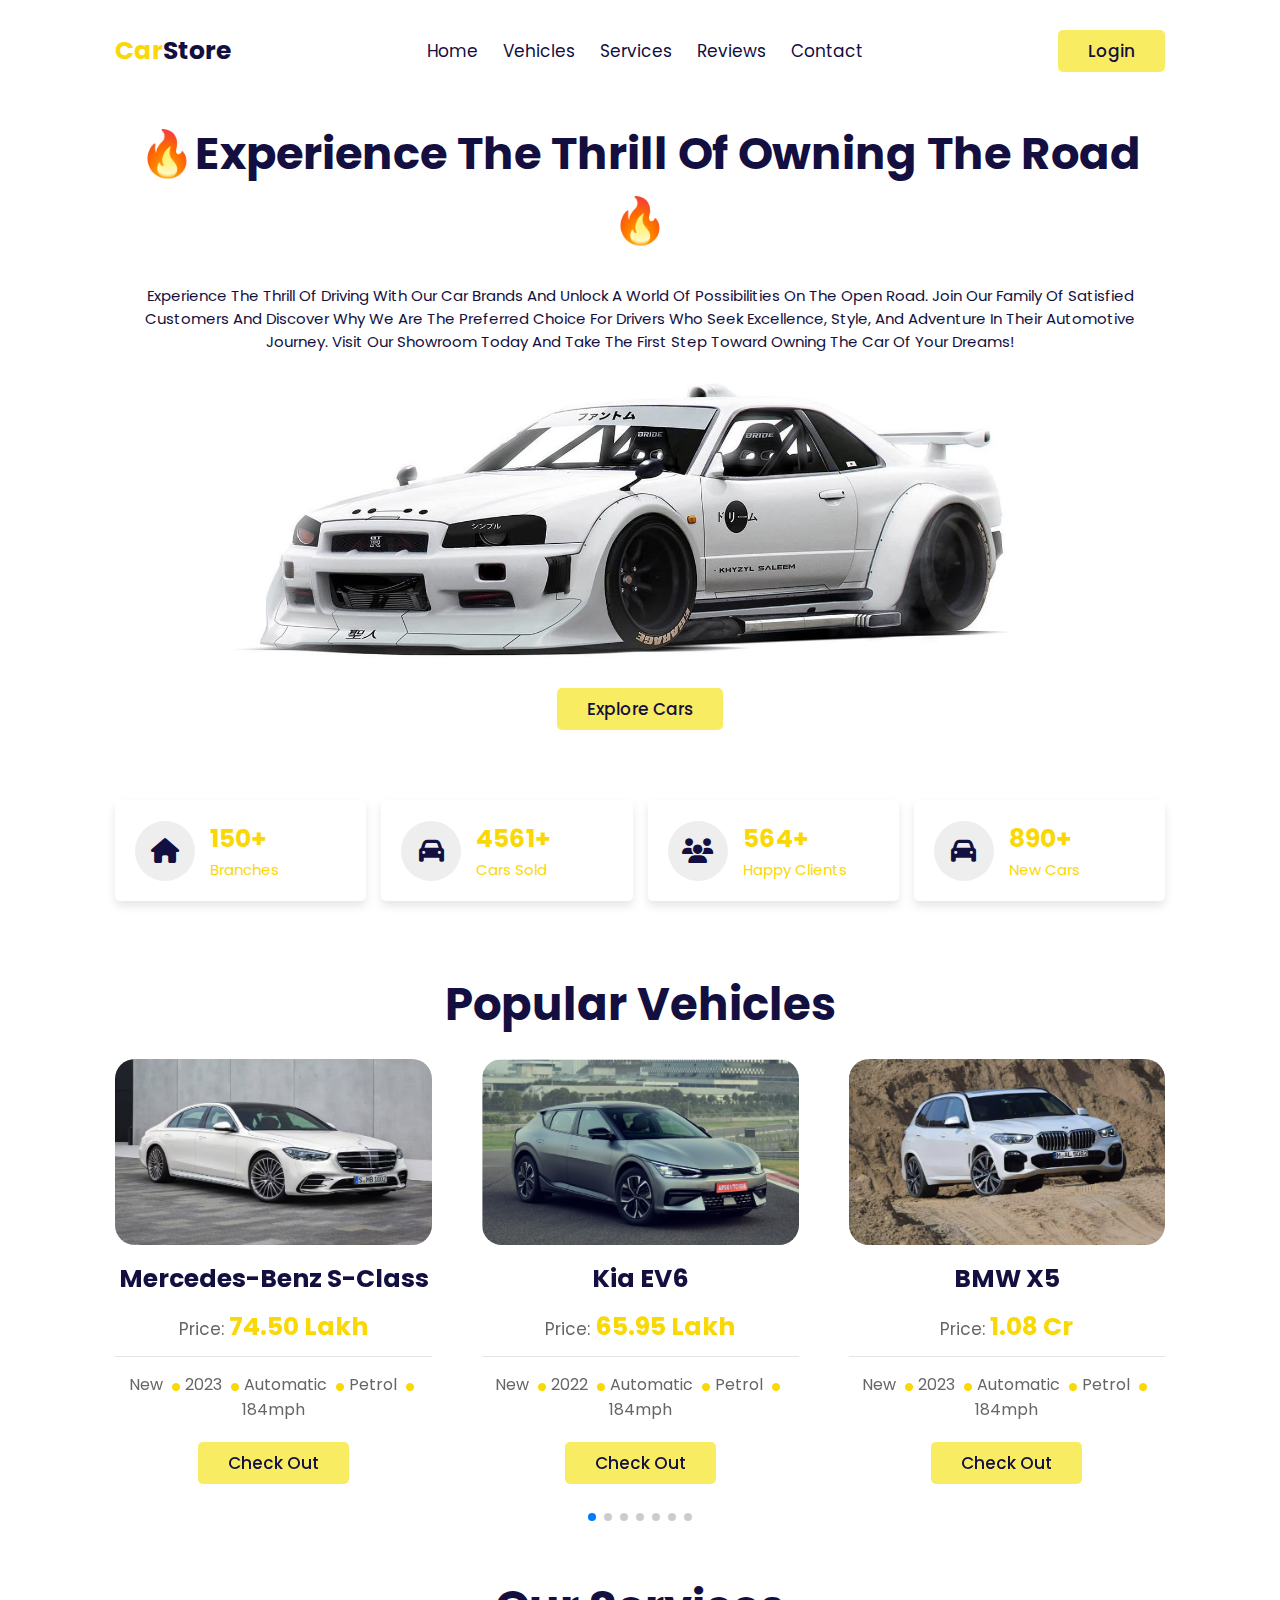
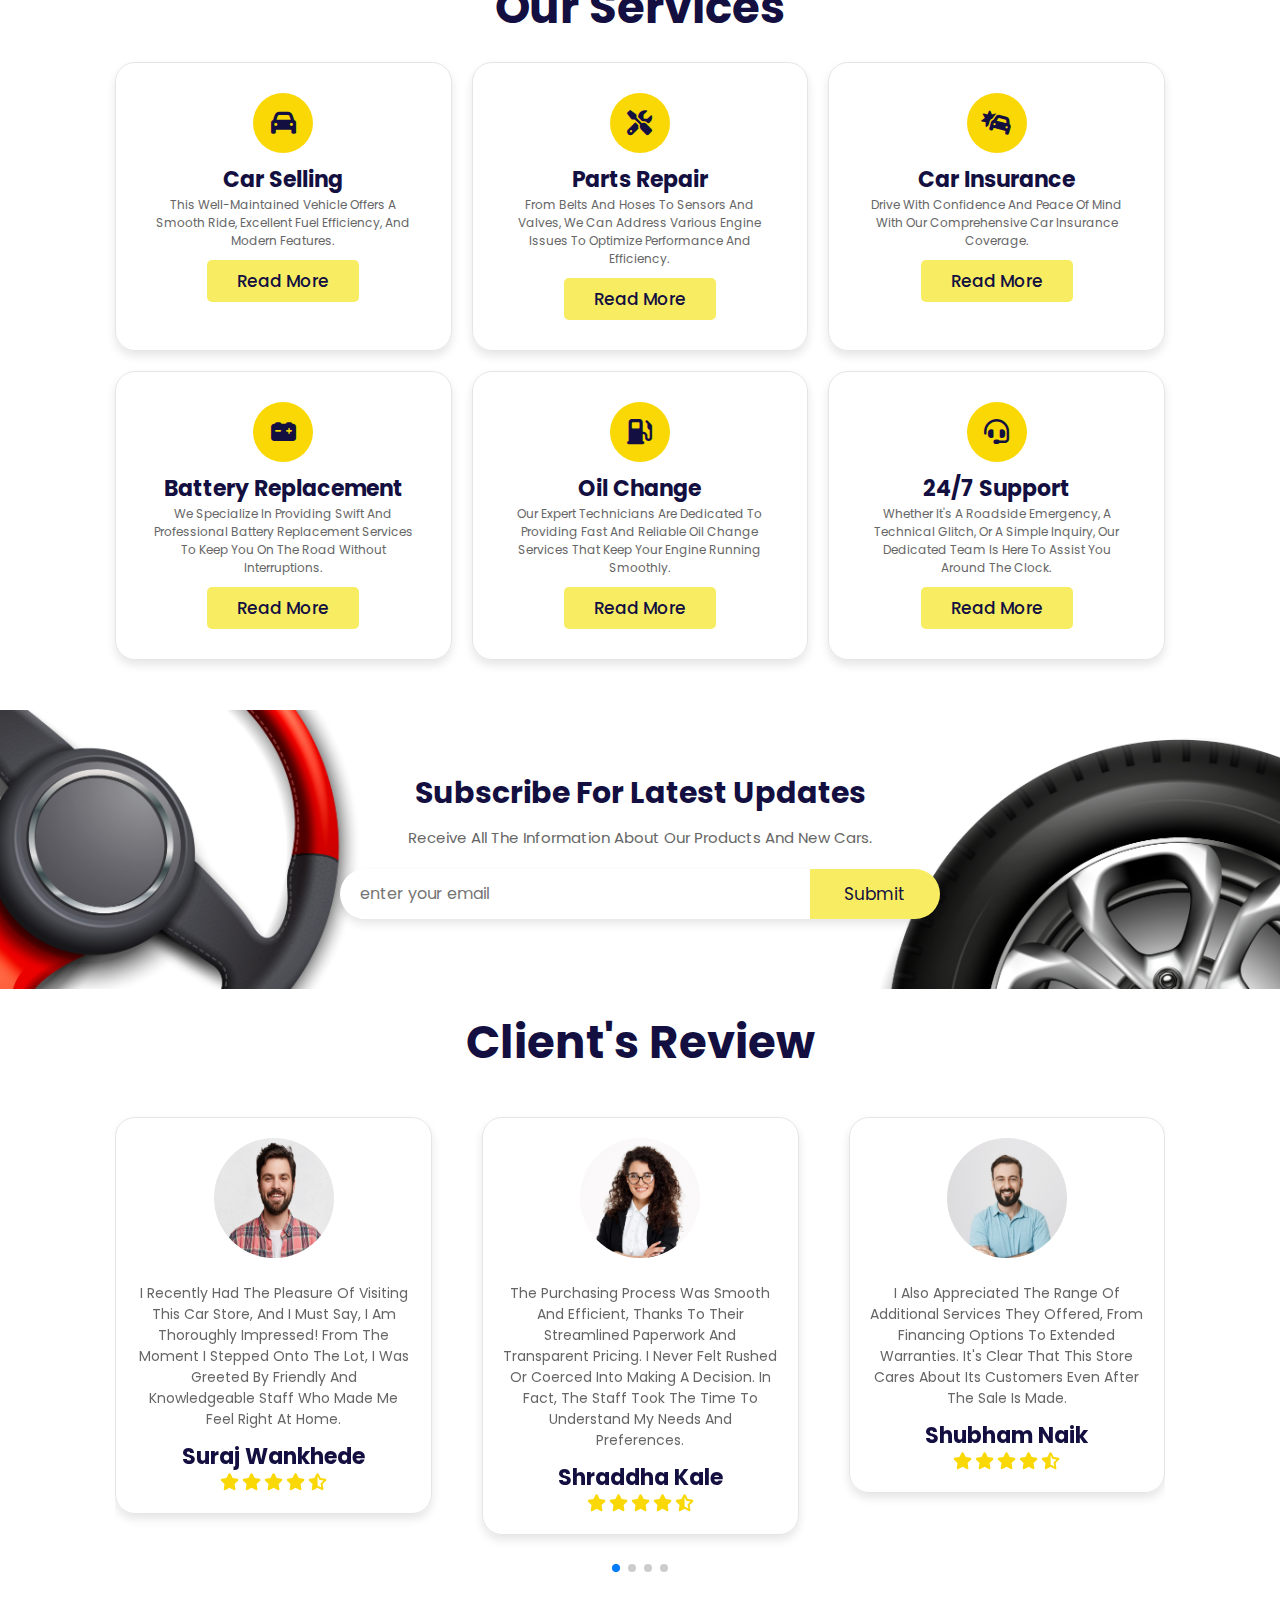
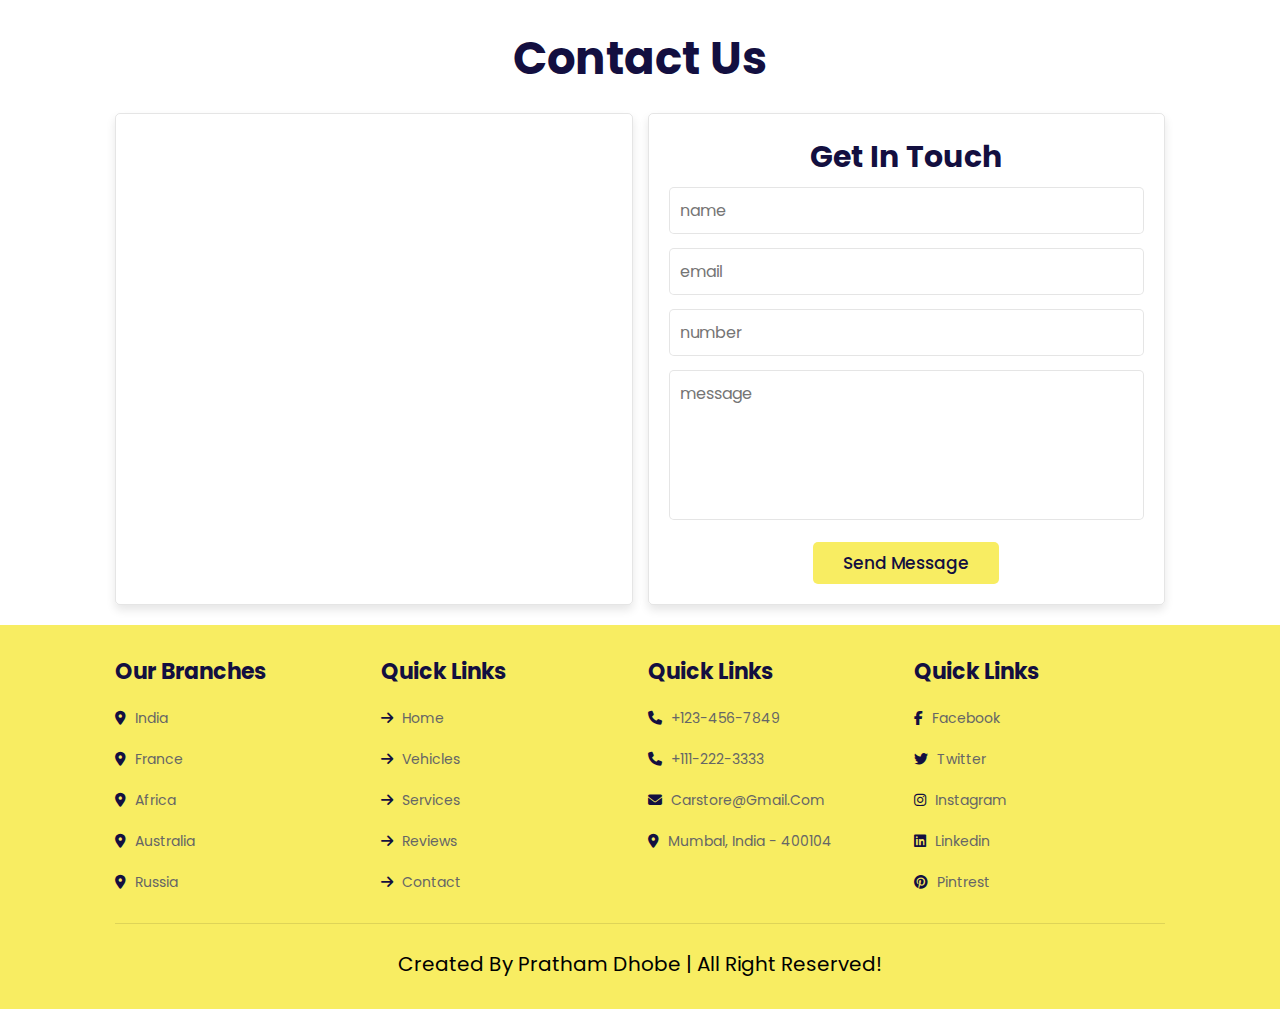
<file: index.html>
<!DOCTYPE html>
<html lang="en">
<head>
    <meta charset="UTF-8">
    <meta name="viewport" content="width=device-width, initial-scale=1.0">
    <title>Car Store</title>
    <!-- icon for website -->
    <link rel="shortcut icon" type="x-icon" href="tyre.png" />
    <!--swiper slider cdn   -->
    <link rel="stylesheet" href="https://cdn.jsdelivr.net/npm/swiper@10/swiper-bundle.min.css"/>
    <!-- font awesome cdn -->
    <link rel="stylesheet" href="https://cdnjs.cloudflare.com/ajax/libs/font-awesome/6.4.2/css/all.min.css">
    <link rel="stylesheet" href="style.css">

</head>
<body >
    <!-- navigation bar -->
    <header class="header">
        <div id="menu-btn" class="fas fa-bars"></div>
        <a href="#" class="logo"><span>Car</span>Store</a>
         <nav class="navbar">
            <a href="#home">home</a>
            <a href="#vehicles">vehicles</a>
            <a href="#services">services</a>
            <a href="#reviews">reviews</a>
            <a href="#contact">contact</a>
         </nav>
        <div id="login-btn">
             <button class="btn">login</button>
             <i class="far fa-user"></i>
        </div>
    </header>

  
    <!-- login form -->
    <div class="login-form-container">
        <span class="fas fa-times" id="close-login-form"></span>
        <form action="">
            <h3>User Login</h3>
            <input type="email" placeholder="email" class="box">
            <input type="password" placeholder="password" class="box">
            <p>forget your password <a href="#" >click here</a></p>
            <input type="submit" value="login now" class="btn">
            <p>or login with</p>
            <div class="buttons">
                <a href="#" class="btn">google</a>
                <a href="#" class="btn">facebook</a>
            </div>
            <p>don't have an account <a href="#">create one</a></p>
        </form>
    </div>

    <!-- home -->
    <section class="home" id="home">
        
        <h1 class="home-parallax" data-speed="-2">🔥Experience the thrill of owning the road🔥</h1>
        <p class="discription">Experience the thrill of driving with our car brands and unlock a world of possibilities on the open road. Join our family of satisfied customers and discover why we are the preferred choice for drivers who seek excellence, style, and adventure in their automotive journey. Visit our showroom today and take the first step toward owning the car of your dreams!</p>
        <img src="front_car.jpg" data-speed="5" class="home-parallax">
        <a href="./desc.html" class="btn home-parallax" data-speed="7">explore cars</a>
    </section>

    <!-- icons -->
    <section class="icons-container">
        <div class="icons">
            <i class="fas fa-home"></i>
            <div class="content">
                <h3>150+</h3>
                <p>Branches</p>
            </div>
        </div>

        <div class="icons">
            <i class="fas fa-car"></i>
            <div class="content">
                <h3>4561+</h3>
                <p>Cars Sold</p>
            </div>
        </div>

        <div class="icons">
            <i class="fas fa-users"></i>
            <div class="content">
                <h3>564+</h3>
                <p>Happy Clients</p>
            </div>
        </div>

        <div class="icons">
            <i class="fas fa-car"></i>
            <div class="content">
                <h3>890+</h3>
                <p>New Cars</p>
            </div>
        </div>
    </section>

    <!-- vehicle  -->
    <section class="vehicles" id="vehicles">
        <h1 class="heading">Popular <span>Vehicles</span></h1>
        <div class="swiper vehicles-slider">
            <div class="swiper-wrapper">
                <div class="swiper-slide box">
                    <img src="car1.png" alt="">
                    <div class="content">
                        <h3 class="text">Mercedes-Benz S-Class</h3>
                        <div class="price"> <span>Price: </span>74.50 Lakh</div>
                        <p>
                            New
                            <span class="fas fa-circle"></span>2023
                            <span class="fas fa-circle"></span>automatic
                            <span class="fas fa-circle"></span>petrol
                            <span class="fas fa-circle"></span>184mph
                        </p>
                        <a href="./car1.html" class="btn">Check out</a>
                    </div>
                </div>


                <div class="swiper-slide box">
                    <img src="car2.png" alt="">
                    <div class="content">
                        <h3 class="text">Kia EV6</h3>
                        <div class="price"> <span>Price: </span>65.95 Lakh</div>
                        <p>
                            New
                            <span class="fas fa-circle"></span>2022
                            <span class="fas fa-circle"></span>automatic
                            <span class="fas fa-circle"></span>petrol
                            <span class="fas fa-circle"></span>184mph
                        </p>
                        <a href="./car2.html" class="btn">Check out</a>
                    </div>
                </div>


                <div class="swiper-slide box">
                    <img src="car3.png" alt="">
                    <div class="content">
                        <h3 class="text">BMW X5</h3>
                        <div class="price"> <span>Price: </span>1.08 Cr</div>
                        <p>
                            New
                            <span class="fas fa-circle"></span>2023
                            <span class="fas fa-circle"></span>automatic
                            <span class="fas fa-circle"></span>petrol
                            <span class="fas fa-circle"></span>184mph
                        </p>
                        <a href="./car3.html" class="btn">Check out</a>
                    </div>
                </div>


                <div class="swiper-slide box">
                    <img src="car4.jpg" alt="">
                    <div class="content">
                        <h3 class="text">Model 4</h3>
                        <div class="price"> <span>Price: </span>$59000/-</div>
                        <p>
                            New
                            <span class="fas fa-circle"></span>2021
                            <span class="fas fa-circle"></span>automatic
                            <span class="fas fa-circle"></span>petrol
                            <span class="fas fa-circle"></span>184mph
                        </p>
                        <a href="./car4.html"  class="btn">Check out</a>
                    </div>
                </div>


                <div class="swiper-slide box">
                    <img src="car5.jpg" alt="">
                    <div class="content">
                        <h3 class="text">Model 5</h3>
                        <div class="price"> <span>Price: </span>$75000/-</div>
                        <p>
                            New
                            <span class="fas fa-circle"></span>2018
                            <span class="fas fa-circle"></span>automatic
                            <span class="fas fa-circle"></span>petrol
                            <span class="fas fa-circle"></span>184mph
                        </p>
                        <a href="./car5.html" class="btn">Check out</a>
                    </div>
                </div>


                <div class="swiper-slide box">
                    <img src="car6.jpg" alt="">
                    <div class="content">
                        <h3 class="text">Model 6</h3>
                        <div class="price"> <span>Price: </span>$75000/-</div>
                        <p>
                            New
                            <span class="fas fa-circle"></span>2015
                            <span class="fas fa-circle"></span>automatic
                            <span class="fas fa-circle"></span>petrol
                            <span class="fas fa-circle"></span>184mph
                        </p>
                        <a href="./car6.html" class="btn">Check out</a>
                    </div>
                </div>


                <div class="swiper-slide box">
                    <img src="car7.jpg" alt="">
                    <div class="content">
                        <h3 class="text">Model 7</h3>
                        <div class="price"> <span>Price: </span>$75000/-</div>
                        <p>
                            New
                            <span class="fas fa-circle"></span>2019
                            <span class="fas fa-circle"></span>automatic
                            <span class="fas fa-circle"></span>petrol
                            <span class="fas fa-circle"></span>184mph
                        </p>
                        <a href="./car7.html" class="btn">Check out</a>
                    </div>
                </div>


                <div class="swiper-slide box">
                    <img src="car8.jpg" alt="">
                    <div class="content">
                        <h3 class="text">Model 8</h3>
                        <div class="price"> <span>Price: </span>$75000/-</div>
                        <p>
                            New
                            <span class="fas fa-circle"></span>2021
                            <span class="fas fa-circle"></span>automatic
                            <span class="fas fa-circle"></span>petrol
                            <span class="fas fa-circle"></span>184mph
                        </p>
                        <a href="./car8.html"class="btn">Check out</a>
                    </div>
                </div>


                <div class="swiper-slide box">
                    <img src="car9.jpg" alt="">
                    <div class="content">
                        <h3 class="text">Model 9</h3>
                        <div class="price"> <span>Price: </span>$75000/-</div>
                        <p>
                            New
                            <span class="fas fa-circle"></span>2021
                            <span class="fas fa-circle"></span>automatic
                            <span class="fas fa-circle"></span>petrol
                            <span class="fas fa-circle"></span>184mph
                        </p>
                        <a href="./car9.html" class="btn">Check out</a>
                    </div>
                </div>


                
            </div>
            <div class="swiper-pagination"></div>
        </div>

    </section>
    <!-- services  -->
    <section class="services" id="services">
        <h1 class="heading">Our <span>Services</span></h1>
        <div class="box-container">
            <div class="box">
                <i class="fas fa-car"></i>
                <h3>Car Selling</h3>
                <p>This well-maintained vehicle offers a smooth ride, excellent fuel efficiency, and modern features.</p>
                <a href="#" class="btn">Read more</a>
            </div>

            <div class="box">
                <i class="fas fa-tools"></i>
                <h3>parts repair</h3>
                <p>From belts and hoses to sensors and valves, we can address various engine issues to optimize performance and efficiency.</p>
                <a href="#" class="btn">Read more</a>
            </div>

            <div class="box">
                <i class="fas fa-car-crash"></i>
                <h3>Car insurance</h3>
                <p>Drive with confidence and peace of mind with our comprehensive car insurance coverage. </p>
                <a href="#" class="btn">Read more</a>
            </div>


            <div class="box">
                <i class="fas fa-car-battery"></i>
                <h3>battery replacement</h3>
                <p>we specialize in providing swift and professional battery replacement services to keep you on the road without interruptions.</p>
                <a href="#" class="btn">Read more</a>
            </div>

            <div class="box">
                <i class="fas fa-gas-pump"></i>
                <h3>oil change</h3>
                <p>Our expert technicians are dedicated to providing fast and reliable oil change services that keep your engine running smoothly.</p>
                <a href="#" class="btn">Read more</a>
            </div>


            <div class="box">
                <i class="fas fa-headset"></i>
                <h3>24/7 support</h3>
                <p>Whether it's a roadside emergency, a technical glitch, or a simple inquiry, our dedicated team is here to assist you around the clock.</p>
                <a href="#" class="btn">Read more</a>
            </div>
        </div>
    </section>

    <!-- subscribe-->
    <div class="newsletter">
        <h3>Subscribe for latest updates</h3>
        <p>Receive all the information about our products and new cars.</p>
        <form action="">
            <input type="email" placeholder="enter your email" name="" id="">
            <input type="submit" class="subscribe"name="" id="">

        </form>
    </div>

    <!-- testimonials-->
    <section class="reviews" id="reviews">
        <h1 class="heading">client's <span>review</span></h1>
        <div class="swiper reviews-slider">
            <div class="swiper-wrapper">
                <div class="swiper-slide box">
                    <img src="review1.jpg" alt="">
                    <div class="content">
                        <p>I recently had the pleasure of visiting this car store, and I must say, I am thoroughly impressed! From the moment I stepped onto the lot, I was greeted by friendly and knowledgeable staff who made me feel right at home. </p>
                        <h3>Suraj Wankhede</h3>
                        <div class="stars">
                            <i class="fas fa-star"></i>
                            <i class="fas fa-star"></i>
                            <i class="fas fa-star"></i>
                            <i class="fas fa-star"></i>
                            <i class="fas fa-star-half-alt"></i>
                        </div>
                    </div>
                </div>


                <div class="swiper-slide box">
                    <img src="review2.jpg" alt="">
                    <div class="content">
                        <p>The purchasing process was smooth and efficient, thanks to their streamlined paperwork and transparent pricing. I never felt rushed or coerced into making a decision. In fact, the staff took the time to understand my needs and preferences.</p>
                        <h3>Shraddha Kale</h3>
                        <div class="stars">
                            <i class="fas fa-star"></i>
                            <i class="fas fa-star"></i>
                            <i class="fas fa-star"></i>
                            <i class="fas fa-star"></i>
                            <i class="fas fa-star-half-alt"></i>
                        </div>
                    </div>
                </div>


                <div class="swiper-slide box">
                    <img src="review3.jpg" alt="">
                    <div class="content">
                        <p>I also appreciated the range of additional services they offered, from financing options to extended warranties. It's clear that this store cares about its customers even after the sale is made.</p>
                        <h3>Shubham Naik</h3>
                        <div class="stars">
                            <i class="fas fa-star"></i>
                            <i class="fas fa-star"></i>
                            <i class="fas fa-star"></i>
                            <i class="fas fa-star"></i>
                            <i class="fas fa-star-half-alt"></i>
                        </div>
                    </div>
                </div>


                <div class="swiper-slide box">
                    <img src="review4.jpg" alt="">
                    <div class="content">
                        <p>Lorem ipsum dolor sit amet, consectetur adipisicing elit. Assumenda quae ipsum similique suscipit, accusamus odit dolorum sapiente, obcaecati est corporis nobis iusto ipsa possimus cumque sit ducimus adipisci minima? Beatae.</p>
                        <h3>john deo</h3>
                        <div class="stars">
                            <i class="fas fa-star"></i>
                            <i class="fas fa-star"></i>
                            <i class="fas fa-star"></i>
                            <i class="fas fa-star"></i>
                            <i class="fas fa-star-half-alt"></i>
                        </div>
                    </div>
                </div>
                

                <div class="swiper-slide box">
                    <img src="review5.jpg" alt="">
                    <div class="content">
                        <p>Lorem ipsum dolor sit amet, consectetur adipisicing elit. Assumenda quae ipsum similique suscipit, accusamus odit dolorum sapiente, obcaecati est corporis nobis iusto ipsa possimus cumque sit ducimus adipisci minima? Beatae.</p>
                        <h3>john deo</h3>
                        <div class="stars">
                            <i class="fas fa-star"></i>
                            <i class="fas fa-star"></i>
                            <i class="fas fa-star"></i>
                            <i class="fas fa-star"></i>
                            <i class="fas fa-star-half-alt"></i>
                        </div>
                    </div>
                </div>


                <div class="swiper-slide box">
                    <img src="review6.jpg" alt="">
                    <div class="content">
                        <p>Lorem ipsum dolor sit amet, consectetur adipisicing elit. Assumenda quae ipsum similique suscipit, accusamus odit dolorum sapiente, obcaecati est corporis nobis iusto ipsa possimus cumque sit ducimus adipisci minima? Beatae.</p>
                        <h3>john deo</h3>
                        <div class="stars">
                            <i class="fas fa-star"></i>
                            <i class="fas fa-star"></i>
                            <i class="fas fa-star"></i>
                            <i class="fas fa-star"></i>
                            <i class="fas fa-star-half-alt"></i>
                        </div>
                    </div>
                </div>
            </div>
            <div class="swiper-pagination"></div>
        </div>
    </section>

    <!-- contact -->
    <section class="contact" id="contact">
        <h1 class="heading"><span>Contact </span>Us</h1>
        <div class="row">
            <iframe class="map" src="https://www.google.com/maps/embed?pb=!1m18!1m12!1m3!1d59837.85049426235!2d78.07768706338801!3d20.388428318527097!2m3!1f0!2f0!3f0!3m2!1i1024!2i768!4f13.1!3m3!1m2!1s0x3bd3e8cc8bb44edd%3A0x4877adea41ecbee0!2sYavatmal%2C%20Maharashtra!5e0!3m2!1sen!2sin!4v1691400868636!5m2!1sen!2sin"  allowfullscreen="" loading="lazy"></iframe>
            <form action="">
                <h3>Get in touch</h3>
                <input type="text" placeholder="name" class="box">
                <input type="email" placeholder="email" class="box">
                <input type="number" placeholder="number" class="box">
                <textarea placeholder="message" class="box" cols="30" rows="10" ></textarea>
                <input type="submit" value="send message" class="btn">
            </form>
        </div>
    </section>

    <!-- footer  -->
    <section class="footer">
        <div class="box-container">
            <div class="box">
                <h3>Our branches</h3>
                <a href="#"><i class="fas fa-map-marker-alt"></i> india</a>
                <a href="#"><i class="fas fa-map-marker-alt"></i> france</a>
                <a href="#"><i class="fas fa-map-marker-alt"></i> africa</a>
                <a href="#"><i class="fas fa-map-marker-alt"></i> australia</a>
                <a href="#"><i class="fas fa-map-marker-alt"></i> russia</a>
            </div>

            <div class="box">
                <h3>quick links</h3>
                <a href="#"><i class="fas fa-arrow-right"></i> home</a>
                <a href="#"><i class="fas fa-arrow-right"></i> vehicles</a>
                <a href="#"><i class="fas fa-arrow-right"></i> services</a>
                <a href="#"><i class="fas fa-arrow-right"></i> reviews</a>
                <a href="#"><i class="fas fa-arrow-right"></i> contact</a>
            </div>

            <div class="box">
                <h3>quick links</h3>
                <a href="#"><i class="fas fa-phone"></i> +123-456-7849</a>
                <a href="#"><i class="fas fa-phone"></i> +111-222-3333</a>
                <a href="#"><i class="fas fa-envelope"></i> carstore@gmail.com</a>
                <a href="#"><i class="fas fa-map-marker-alt"></i> mumbal, india - 400104</a>
            </div>

            <div class="box">
                <h3>quick links</h3>
                <a href="#"><i class="fab fa-facebook-f"></i> facebook </a>
                <a href="#"><i class="fab fa-twitter"></i> twitter </a>
                <a href="#"><i class="fab fa-instagram"></i> instagram </a>
                <a href="#"><i class="fab fa-linkedin"></i> linkedin </a>
                <a href="#"><i class="fab fa-pinterest"></i> pintrest </a>
            </div>
        </div>

        <div class="credit">created by pratham dhobe | all right reserved!</div>
    </section>


<!-- swiper slider -->
<script src="https://cdn.jsdelivr.net/npm/swiper@10/swiper-bundle.min.js"></script>
 <script src="script.js"></script>   
    
</body>
</html>
</file>
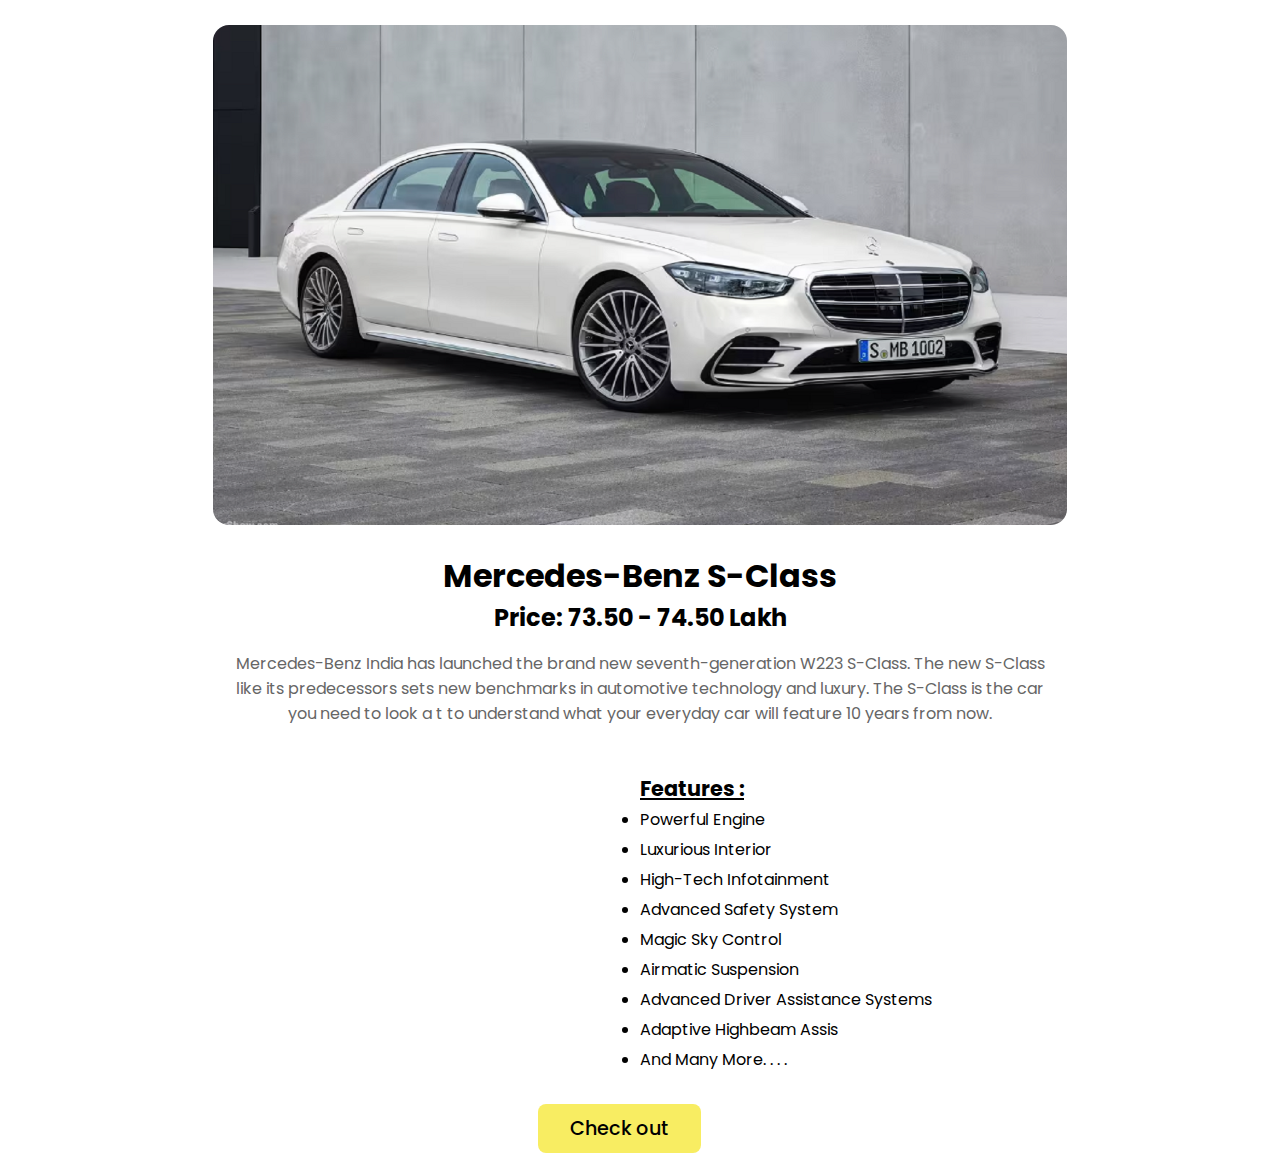
<file: car1.html>
<!DOCTYPE html>
<html lang="en">
<head>
    <meta charset="UTF-8">
    <meta name="viewport" content="width=device-width, initial-scale=1.0">
    <title>Details Page</title>
    <link rel="shortcut icon" type="x-icon" href="tyre.png" />
    <link href='https://unpkg.com/boxicons@2.1.4/css/boxicons.min.css' rel='stylesheet'>
</head>
<style>
@import url("https://fonts.googleapis.com/css2?family=Poppins:wght@200&display=swap");
* {
  font-family: "Poppins", sans-serif;
  margin: 0;
  padding: 0;
  scroll-behavior: smooth;
  box-sizing: border-box;
  /* scroll-padding-top: 2rem; */
}

.page {
  margin: 0;
  padding: 30px;
  width: auto;
  text-align: center;
  padding-top: 25px;
}
.back-btn {
  background: #f8ed62;
  color: black;
  font-weight: 500;
  border-radius: 0.5rem;
  font-size: 1.2rem;
  cursor: pointer;
  padding: 0.6rem 2rem;
  text-decoration: none;
  text-align: center;
  position: absolute;
  top: 22px;
  left: 22px;
}
.back-btn:hover {
  background: #f9d806;
}

img {
  max-width: 70%;
  height: auto;
  border-radius: 1rem;
}
.page-title {
  padding-top: 20px;
  align-items: center;
  font-size: 2rem;
}
.des {
  align-items: center;
  color: #666;
  margin: 1rem 12rem;
}
.btn {
  display: inline-block;
  margin-top: 1rem;
  border-radius: 0.5rem;
  background: #f8ed62;
  color: black;
  font-weight: 500;
  font-size: 1.2rem;
  cursor: pointer;
  padding: 0.6rem 2rem;
  text-decoration: none;
  margin-left: 42%;
  margin-bottom: 15px;
}
.btn:hover {
  background: #f9d806;
}

.fea {
  align-items: center;
  margin-left: 40rem;
  margin-bottom: 1rem;
  margin-top: 0.1rem;
}
.fea ul li {
  margin-bottom: 5px;
}
.fea h3{
    font-weight: 400px;
    margin-bottom: 3px;
    text-decoration: underline;
   font-size: 1.3rem;
}

/* media queries */
@media (max-width: 1112px) {
  .back-btn {
    display: none;
  }
}

@media (max-width: 450px) {
  img {
    max-width: 90%;
    height: auto;
  }
}
@media (max-width: 991px) {
  img {
    max-width: 100%;
    height: auto;
  }
}
@media (max-width: 1111px) {
  img {
    max-width: 90%;
    height: auto;
  }
}
@media (max-width: 768px) {
  .fea {
    align-items: center;
    margin-left: 5rem;
  }
  .btn {
    margin-left: 30%;
  }
  .des {
    align-items: center;
    color: #666;
    margin: 0;
    margin-top: 1rem;
  }
}

</style>
<body>
    <section class="page" id="page">
        <img id="carImage" src="car1.png"  alt="" class="img">
        <h1 class="page-title">Mercedes-Benz S-Class</h1>
        <h2>Price: 73.50 - 74.50 Lakh</h2>
        <p class="des">
          Mercedes-Benz India has launched the brand new seventh-generation W223 S-Class. 
          The new S-Class like its predecessors sets new benchmarks
           in automotive technology and luxury. The S-Class is the car you need to look a
          t to understand what your everyday car will feature 10 years from now.</p>
    </section>

    <div class="fea">
        <h3>Features :</h3>
        <ul class="list">
            <li>Powerful Engine</li>
            <li> Luxurious Interior</li>
            <li>High-Tech Infotainment</li>
            <li>Advanced Safety System</li>
            <li>Magic Sky Control</li>
            <li>Airmatic Suspension</li>
            <li>Advanced Driver Assistance Systems</li>
            <li>Adaptive Highbeam Assis</li>
            <li>And Many More. . . .</li>
        </ul>
    </div>

    <a href="#" class="btn">Check out</a>

</body>
</html>
</file>
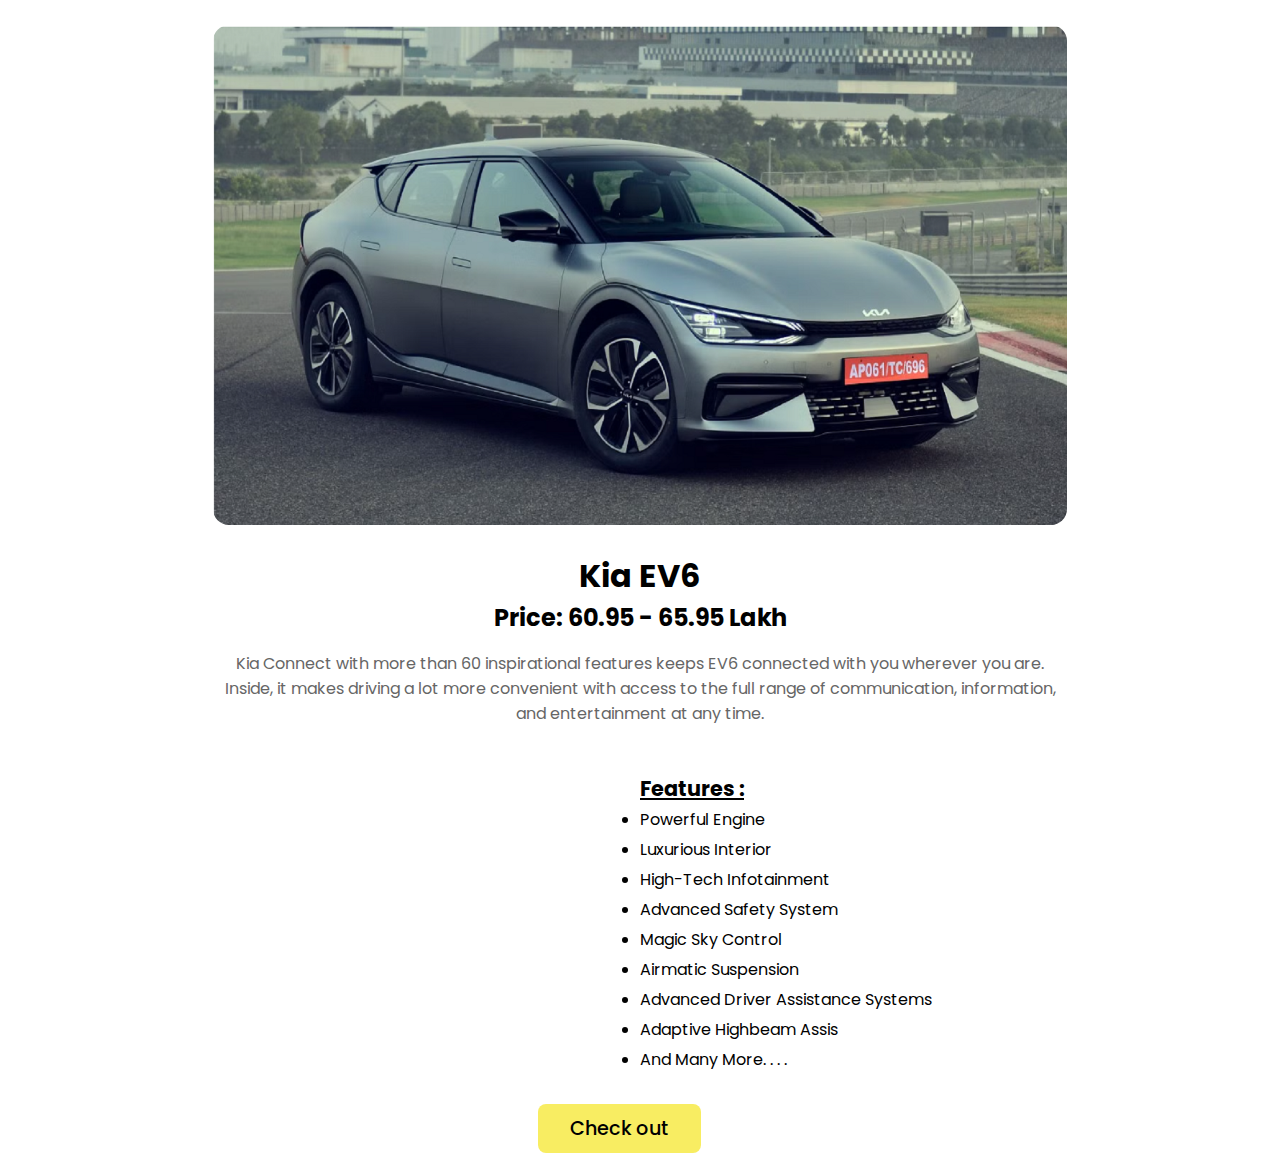
<file: car2.html>
<!DOCTYPE html>
<html lang="en">
<head>
    <meta charset="UTF-8">
    <meta name="viewport" content="width=device-width, initial-scale=1.0">
    <title>Details Page</title>
    <link rel="shortcut icon" type="x-icon" href="tyre.png" />
    <link href='https://unpkg.com/boxicons@2.1.4/css/boxicons.min.css' rel='stylesheet'>
</head>
<style>
@import url("https://fonts.googleapis.com/css2?family=Poppins:wght@200&display=swap");
* {
  font-family: "Poppins", sans-serif;
  margin: 0;
  padding: 0;
  scroll-behavior: smooth;
  box-sizing: border-box;
  /* scroll-padding-top: 2rem; */
}

.page {
  margin: 0;
  padding: 30px;
  width: auto;
  text-align: center;
  padding-top: 25px;
}
.back-btn {
  background: #f8ed62;
  color: black;
  font-weight: 500;
  border-radius: 0.5rem;
  font-size: 1.2rem;
  cursor: pointer;
  padding: 0.6rem 2rem;
  text-decoration: none;
  text-align: center;
  position: absolute;
  top: 22px;
  left: 22px;
}
.back-btn:hover {
  background: #f9d806;
}

img {
  max-width: 70%;
  height: auto;
  border-radius: 1rem;
}
.page-title {
  padding-top: 20px;
  align-items: center;
  font-size: 2rem;
}
.des {
  align-items: center;
  color: #666;
  margin: 1rem 12rem;
}
.btn {
  display: inline-block;
  margin-top: 1rem;
  border-radius: 0.5rem;
  background: #f8ed62;
  color: black;
  font-weight: 500;
  font-size: 1.2rem;
  cursor: pointer;
  padding: 0.6rem 2rem;
  text-decoration: none;
  margin-left: 42%;
  margin-bottom: 15px;
}
.btn:hover {
  background: #f9d806;
}

.fea {
  align-items: center;
  margin-left: 40rem;
  margin-bottom: 1rem;
  margin-top: 0.1rem;
}
.fea ul li {
  margin-bottom: 5px;
}
.fea h3{
    font-weight: 400px;
    margin-bottom: 3px;
    text-decoration: underline;
   font-size: 1.3rem;
}

/* media queries */
@media (max-width: 1112px) {
  .back-btn {
    display: none;
  }
}

@media (max-width: 450px) {
  img {
    max-width: 90%;
    height: auto;
  }
}
@media (max-width: 991px) {
  img {
    max-width: 100%;
    height: auto;
  }
}
@media (max-width: 1111px) {
  img {
    max-width: 90%;
    height: auto;
  }
}
@media (max-width: 768px) {
  .fea {
    align-items: center;
    margin-left: 5rem;
  }
  .btn {
    margin-left: 30%;
  }
  .des {
    align-items: center;
    color: #666;
    margin: 0;
    margin-top: 1rem;
  }
}

</style>
<body>
    <section class="page" id="page">
        <img id="carImage" src="car2.png"  alt="" class="img">
        <h1 class="page-title">Kia EV6</h1>
        <h2>Price: 60.95 - 65.95 Lakh</h2>
        <p class="des">
            Kia Connect with more than 60 inspirational features keeps EV6 connected with you wherever you are.
Inside, it makes driving a lot more convenient with access
to the full range of communication, information, and entertainment at any time.</p>
    </section>

    <div class="fea">
        <h3>Features :</h3>
        <ul class="list">
            <li>Powerful Engine</li>
            <li> Luxurious Interior</li>
            <li>High-Tech Infotainment</li>
            <li>Advanced Safety System</li>
            <li>Magic Sky Control</li>
            <li>Airmatic Suspension</li>
            <li>Advanced Driver Assistance Systems</li>
            <li>Adaptive Highbeam Assis</li>
            <li>And Many More. . . .</li>
        </ul>
    </div>

    <a href="#" class="btn">Check out</a>

</body>
</html>
</file>
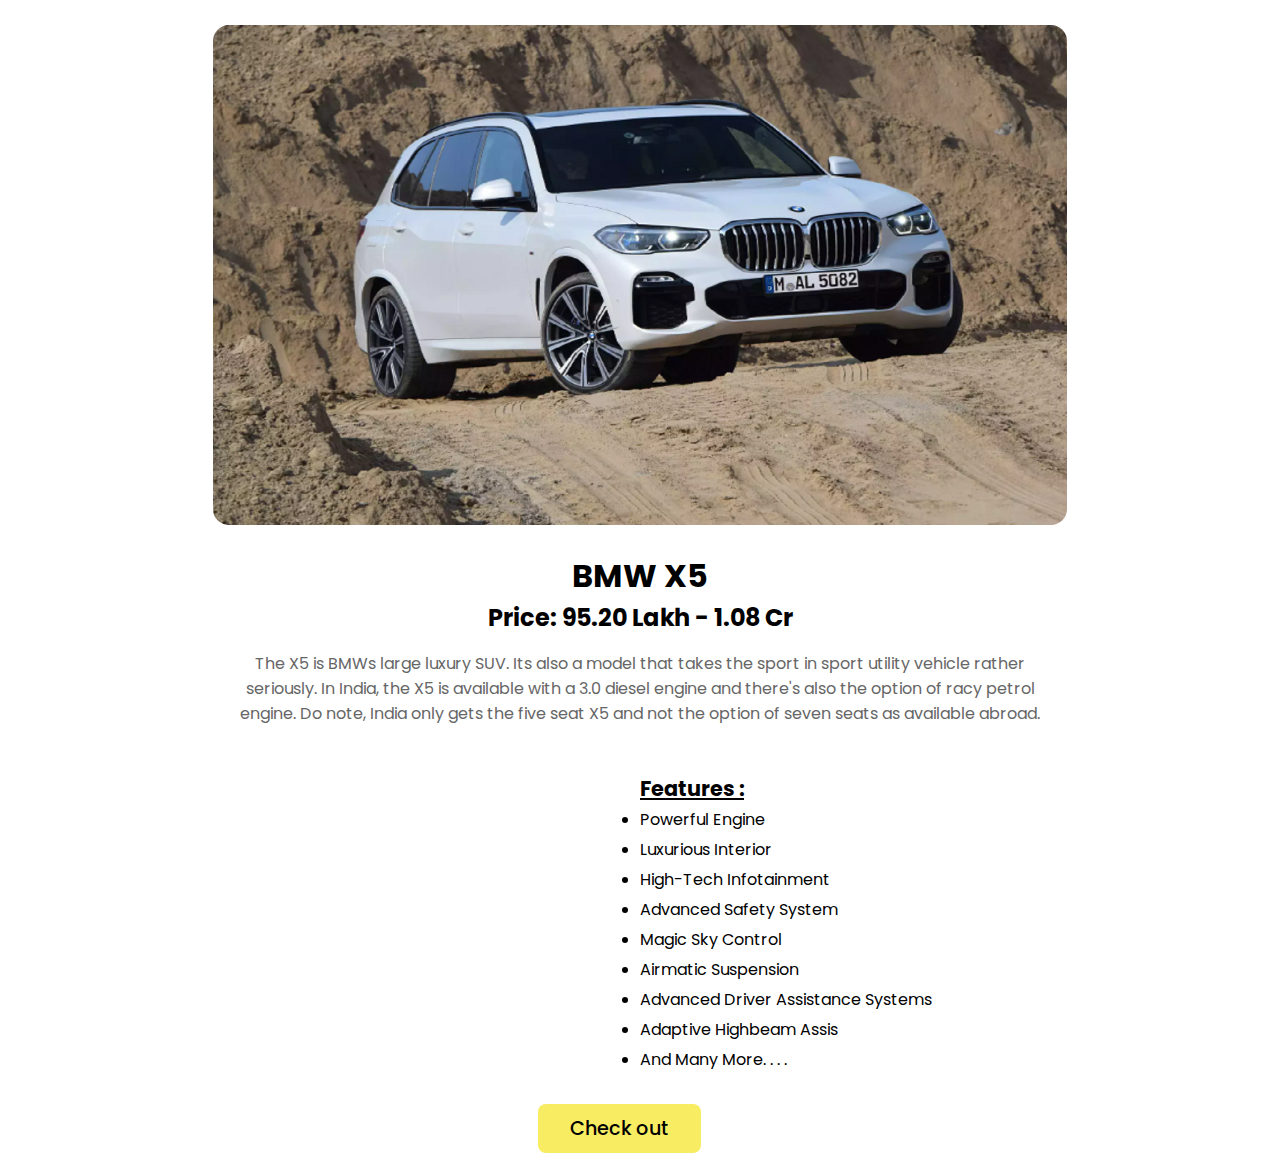
<file: car3.html>
<!DOCTYPE html>
<html lang="en">
<head>
    <meta charset="UTF-8">
    <meta name="viewport" content="width=device-width, initial-scale=1.0">
    <title>Details Page</title>
    <link rel="shortcut icon" type="x-icon" href="tyre.png" />
    <link href='https://unpkg.com/boxicons@2.1.4/css/boxicons.min.css' rel='stylesheet'>
</head>
<style>
@import url("https://fonts.googleapis.com/css2?family=Poppins:wght@200&display=swap");
* {
  font-family: "Poppins", sans-serif;
  margin: 0;
  padding: 0;
  scroll-behavior: smooth;
  box-sizing: border-box;
  /* scroll-padding-top: 2rem; */
}

.page {
  margin: 0;
  padding: 30px;
  width: auto;
  text-align: center;
  padding-top: 25px;
}
.back-btn {
  background: #f8ed62;
  color: black;
  font-weight: 500;
  border-radius: 0.5rem;
  font-size: 1.2rem;
  cursor: pointer;
  padding: 0.6rem 2rem;
  text-decoration: none;
  text-align: center;
  position: absolute;
  top: 22px;
  left: 22px;
}
.back-btn:hover {
  background: #f9d806;
}

img {
  max-width: 70%;
  height: auto;
  border-radius: 1rem;
}
.page-title {
  padding-top: 20px;
  align-items: center;
  font-size: 2rem;
}
.des {
  align-items: center;
  color: #666;
  margin: 1rem 12rem;
}
.btn {
  display: inline-block;
  margin-top: 1rem;
  border-radius: 0.5rem;
  background: #f8ed62;
  color: black;
  font-weight: 500;
  font-size: 1.2rem;
  cursor: pointer;
  padding: 0.6rem 2rem;
  text-decoration: none;
  margin-left: 42%;
  margin-bottom: 15px;
}
.btn:hover {
  background: #f9d806;
}

.fea {
  align-items: center;
  margin-left: 40rem;
  margin-bottom: 1rem;
  margin-top: 0.1rem;
}
.fea ul li {
  margin-bottom: 5px;
}
.fea h3{
    font-weight: 400px;
    margin-bottom: 3px;
    text-decoration: underline;
   font-size: 1.3rem;
}

/* media queries */
@media (max-width: 1112px) {
  .back-btn {
    display: none;
  }
}

@media (max-width: 450px) {
  img {
    max-width: 90%;
    height: auto;
  }
}
@media (max-width: 991px) {
  img {
    max-width: 100%;
    height: auto;
  }
}
@media (max-width: 1111px) {
  img {
    max-width: 90%;
    height: auto;
  }
}
@media (max-width: 768px) {
  .fea {
    align-items: center;
    margin-left: 5rem;
  }
  .btn {
    margin-left: 30%;
  }
  .des {
    align-items: center;
    color: #666;
    margin: 0;
    margin-top: 1rem;
  }
}

</style>
<body>
    <section class="page" id="page">
        <img id="carImage" src="car3.png"  alt="" class="img">
        <h1 class="page-title">BMW X5</h1>
        <h2>Price: 95.20 Lakh - 1.08 Cr</h2>
        <p class="des">
            The X5 is BMWs large luxury SUV. Its also a model that takes the sport in sport utility vehicle rather seriously.
             In India, the X5 is available with a 3.0 diesel engine and there's also the option of racy petrol engine. Do note, India only gets 
            the five seat X5 and not the option of seven seats as available abroad.</p>
    </section>

    <div class="fea">
        <h3>Features :</h3>
        <ul class="list">
            <li>Powerful Engine</li>
            <li> Luxurious Interior</li>
            <li>High-Tech Infotainment</li>
            <li>Advanced Safety System</li>
            <li>Magic Sky Control</li>
            <li>Airmatic Suspension</li>
            <li>Advanced Driver Assistance Systems</li>
            <li>Adaptive Highbeam Assis</li>
            <li>And Many More. . . .</li>
        </ul>
    </div>

    <a href="#" class="btn">Check out</a>

</body>
</html>
</file>
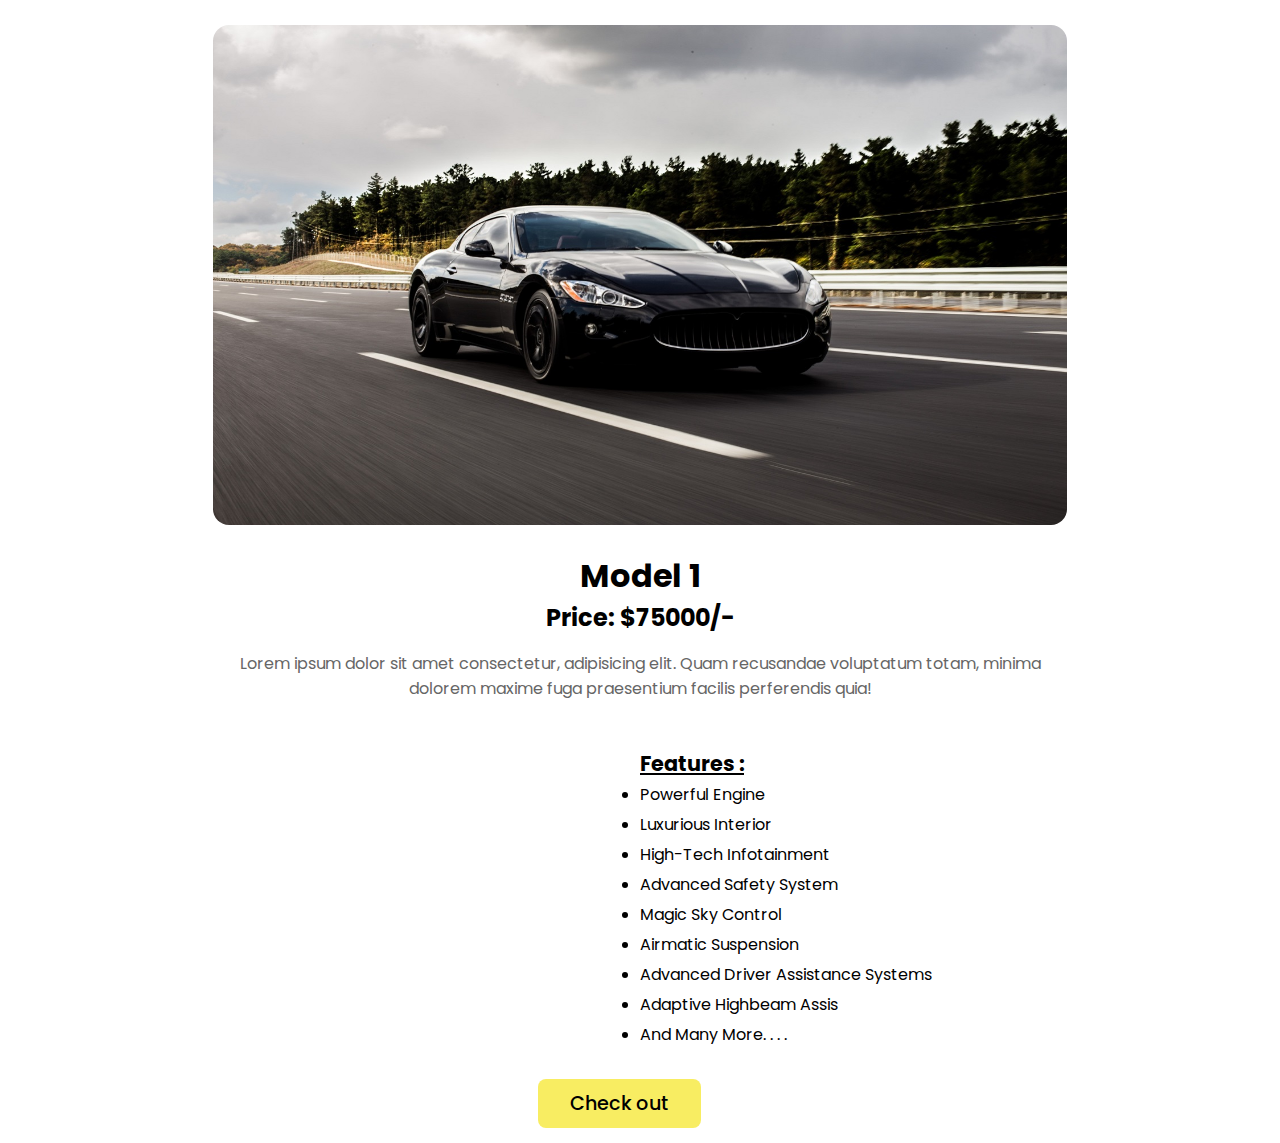
<file: car4.html>
<!DOCTYPE html>
<html lang="en">
<head>
    <meta charset="UTF-8">
    <meta name="viewport" content="width=device-width, initial-scale=1.0">
    <title>Details Page</title>
    <link rel="shortcut icon" type="x-icon" href="tyre.png" />
    <link href='https://unpkg.com/boxicons@2.1.4/css/boxicons.min.css' rel='stylesheet'>
</head>
<style>
@import url("https://fonts.googleapis.com/css2?family=Poppins:wght@200&display=swap");
* {
  font-family: "Poppins", sans-serif;
  margin: 0;
  padding: 0;
  scroll-behavior: smooth;
  box-sizing: border-box;
  /* scroll-padding-top: 2rem; */
}

.page {
  margin: 0;
  padding: 30px;
  width: auto;
  text-align: center;
  padding-top: 25px;
}
.back-btn {
  background: #f8ed62;
  color: black;
  font-weight: 500;
  border-radius: 0.5rem;
  font-size: 1.2rem;
  cursor: pointer;
  padding: 0.6rem 2rem;
  text-decoration: none;
  text-align: center;
  position: absolute;
  top: 22px;
  left: 22px;
}
.back-btn:hover {
  background: #f9d806;
}

img {
  max-width: 70%;
  height: auto;
  border-radius: 1rem;
}
.page-title {
  padding-top: 20px;
  align-items: center;
  font-size: 2rem;
}
.des {
  align-items: center;
  color: #666;
  margin: 1rem 12rem;
}
.btn {
  display: inline-block;
  margin-top: 1rem;
  border-radius: 0.5rem;
  background: #f8ed62;
  color: black;
  font-weight: 500;
  font-size: 1.2rem;
  cursor: pointer;
  padding: 0.6rem 2rem;
  text-decoration: none;
  margin-left: 42%;
  margin-bottom: 15px;
}
.btn:hover {
  background: #f9d806;
}

.fea {
  align-items: center;
  margin-left: 40rem;
  margin-bottom: 1rem;
  margin-top: 0.1rem;
}
.fea ul li {
  margin-bottom: 5px;
}
.fea h3{
    font-weight: 400px;
    margin-bottom: 3px;
    text-decoration: underline;
   font-size: 1.3rem;
}

/* media queries */
@media (max-width: 1112px) {
  .back-btn {
    display: none;
  }
}

@media (max-width: 450px) {
  img {
    max-width: 90%;
    height: auto;
  }
}
@media (max-width: 991px) {
  img {
    max-width: 100%;
    height: auto;
  }
}
@media (max-width: 1111px) {
  img {
    max-width: 90%;
    height: auto;
  }
}
@media (max-width: 768px) {
  .fea {
    align-items: center;
    margin-left: 5rem;
  }
  .btn {
    margin-left: 30%;
  }
  .des {
    align-items: center;
    color: #666;
    margin: 0;
    margin-top: 1rem;
  }
}

</style>
<body>
    <section class="page" id="page">
        <img id="carImage" src="car4.jpg"  alt="" class="img">
        <h1 class="page-title">Model 1</h1>
        <h2>Price: $75000/-</h2>
        <p class="des">
            Lorem ipsum dolor sit amet consectetur, adipisicing elit. Quam recusandae voluptatum totam, minima dolorem maxime fuga praesentium facilis perferendis quia!</p>
    </section>

    <div class="fea">
        <h3>Features :</h3>
        <ul class="list">
            <li>Powerful Engine</li>
            <li> Luxurious Interior</li>
            <li>High-Tech Infotainment</li>
            <li>Advanced Safety System</li>
            <li>Magic Sky Control</li>
            <li>Airmatic Suspension</li>
            <li>Advanced Driver Assistance Systems</li>
            <li>Adaptive Highbeam Assis</li>
            <li>And Many More. . . .</li>
        </ul>
    </div>

    <a href="#" class="btn">Check out</a>

</body>
</html>
</file>
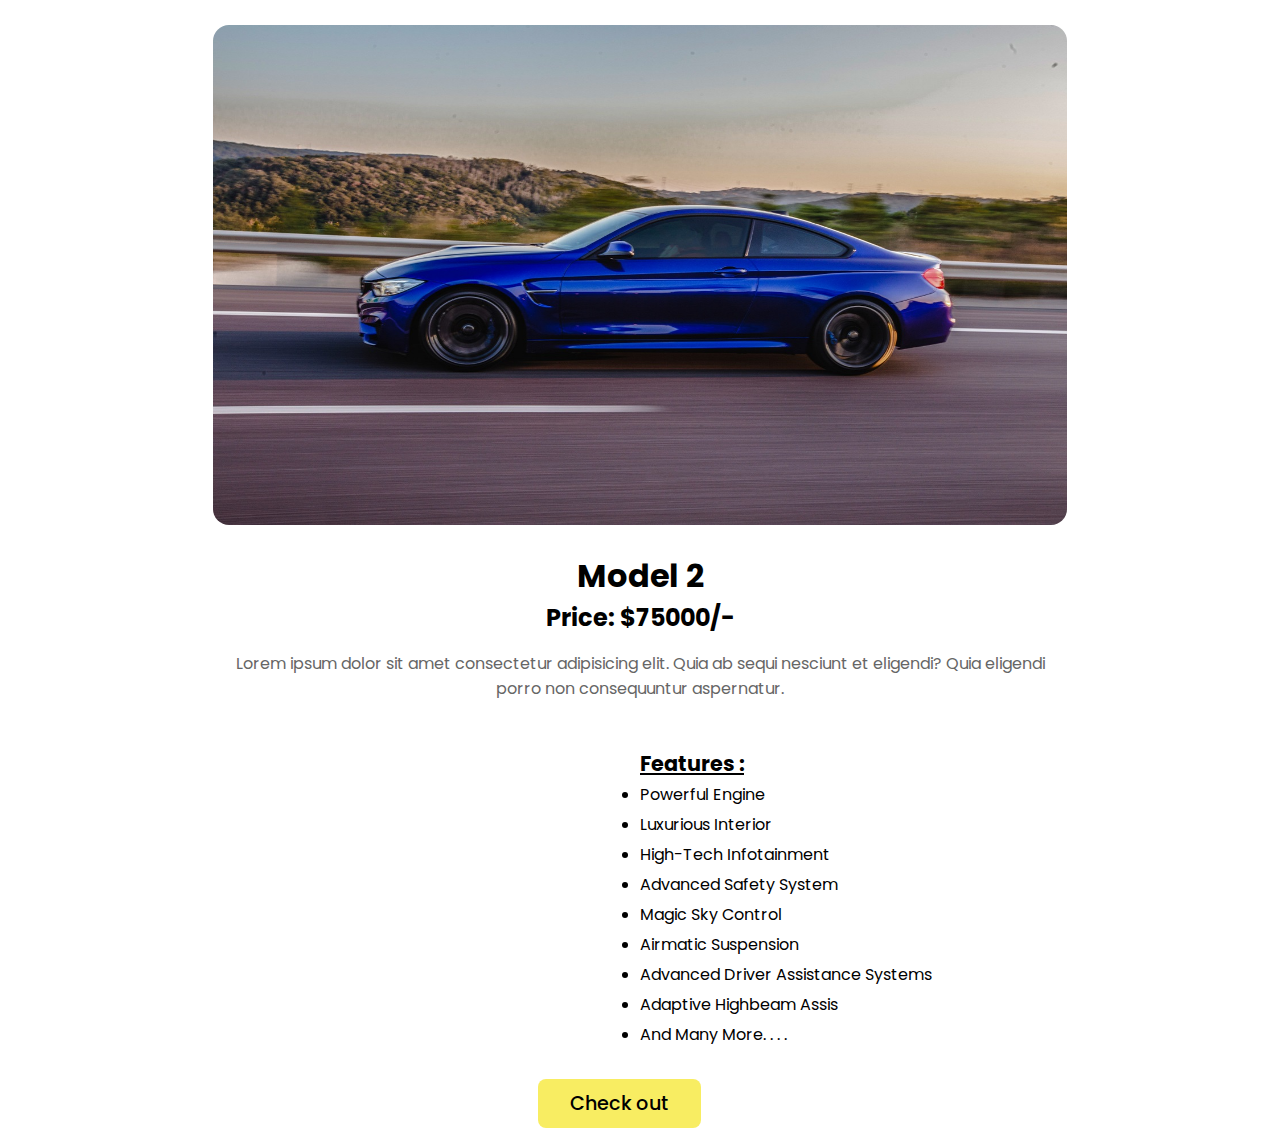
<file: car5.html>
<!DOCTYPE html>
<html lang="en">
<head>
    <meta charset="UTF-8">
    <meta name="viewport" content="width=device-width, initial-scale=1.0">
    <title>Details Page</title>
    <link rel="shortcut icon" type="x-icon" href="tyre.png" />
    <link href='https://unpkg.com/boxicons@2.1.4/css/boxicons.min.css' rel='stylesheet'>
</head>
<style>
@import url("https://fonts.googleapis.com/css2?family=Poppins:wght@200&display=swap");
* {
  font-family: "Poppins", sans-serif;
  margin: 0;
  padding: 0;
  scroll-behavior: smooth;
  box-sizing: border-box;
  /* scroll-padding-top: 2rem; */
}

.page {
  margin: 0;
  padding: 30px;
  width: auto;
  text-align: center;
  padding-top: 25px;
}
.back-btn {
  background: #f8ed62;
  color: black;
  font-weight: 500;
  border-radius: 0.5rem;
  font-size: 1.2rem;
  cursor: pointer;
  padding: 0.6rem 2rem;
  text-decoration: none;
  text-align: center;
  position: absolute;
  top: 22px;
  left: 22px;
}
.back-btn:hover {
  background: #f9d806;
}

img {
  max-width: 70%;
  height: auto;
  border-radius: 1rem;
}
.page-title {
  padding-top: 20px;
  align-items: center;
  font-size: 2rem;
}
.des {
  align-items: center;
  color: #666;
  margin: 1rem 12rem;
}
.btn {
  display: inline-block;
  margin-top: 1rem;
  border-radius: 0.5rem;
  background: #f8ed62;
  color: black;
  font-weight: 500;
  font-size: 1.2rem;
  cursor: pointer;
  padding: 0.6rem 2rem;
  text-decoration: none;
  margin-left: 42%;
  margin-bottom: 15px;
}
.btn:hover {
  background: #f9d806;
}

.fea {
  align-items: center;
  margin-left: 40rem;
  margin-bottom: 1rem;
  margin-top: 0.1rem;
}
.fea ul li {
  margin-bottom: 5px;
}
.fea h3{
    font-weight: 400px;
    margin-bottom: 3px;
    text-decoration: underline;
   font-size: 1.3rem;
}

/* media queries */
@media (max-width: 1112px) {
  .back-btn {
    display: none;
  }
}

@media (max-width: 450px) {
  img {
    max-width: 90%;
    height: auto;
  }
}
@media (max-width: 991px) {
  img {
    max-width: 100%;
    height: auto;
  }
}
@media (max-width: 1111px) {
  img {
    max-width: 90%;
    height: auto;
  }
}
@media (max-width: 768px) {
  .fea {
    align-items: center;
    margin-left: 5rem;
  }
  .btn {
    margin-left: 30%;
  }
  .des {
    align-items: center;
    color: #666;
    margin: 0;
    margin-top: 1rem;
  }
}

</style>
<body>
    <section class="page" id="page">
        <img id="carImage" src="car5.jpg"  alt="" class="img">
        <h1 class="page-title">Model 2</h1>
        <h2>Price: $75000/-</h2>
        <p class="des">
            Lorem ipsum dolor sit amet consectetur adipisicing elit. Quia ab sequi nesciunt et eligendi? Quia eligendi porro non consequuntur aspernatur.</p>
    </section>

    <div class="fea">
        <h3>Features :</h3>
        <ul class="list">
            <li>Powerful Engine</li>
            <li> Luxurious Interior</li>
            <li>High-Tech Infotainment</li>
            <li>Advanced Safety System</li>
            <li>Magic Sky Control</li>
            <li>Airmatic Suspension</li>
            <li>Advanced Driver Assistance Systems</li>
            <li>Adaptive Highbeam Assis</li>
            <li>And Many More. . . .</li>
        </ul>
    </div>

    <a href="#" class="btn">Check out</a>

</body>
</html>
</file>
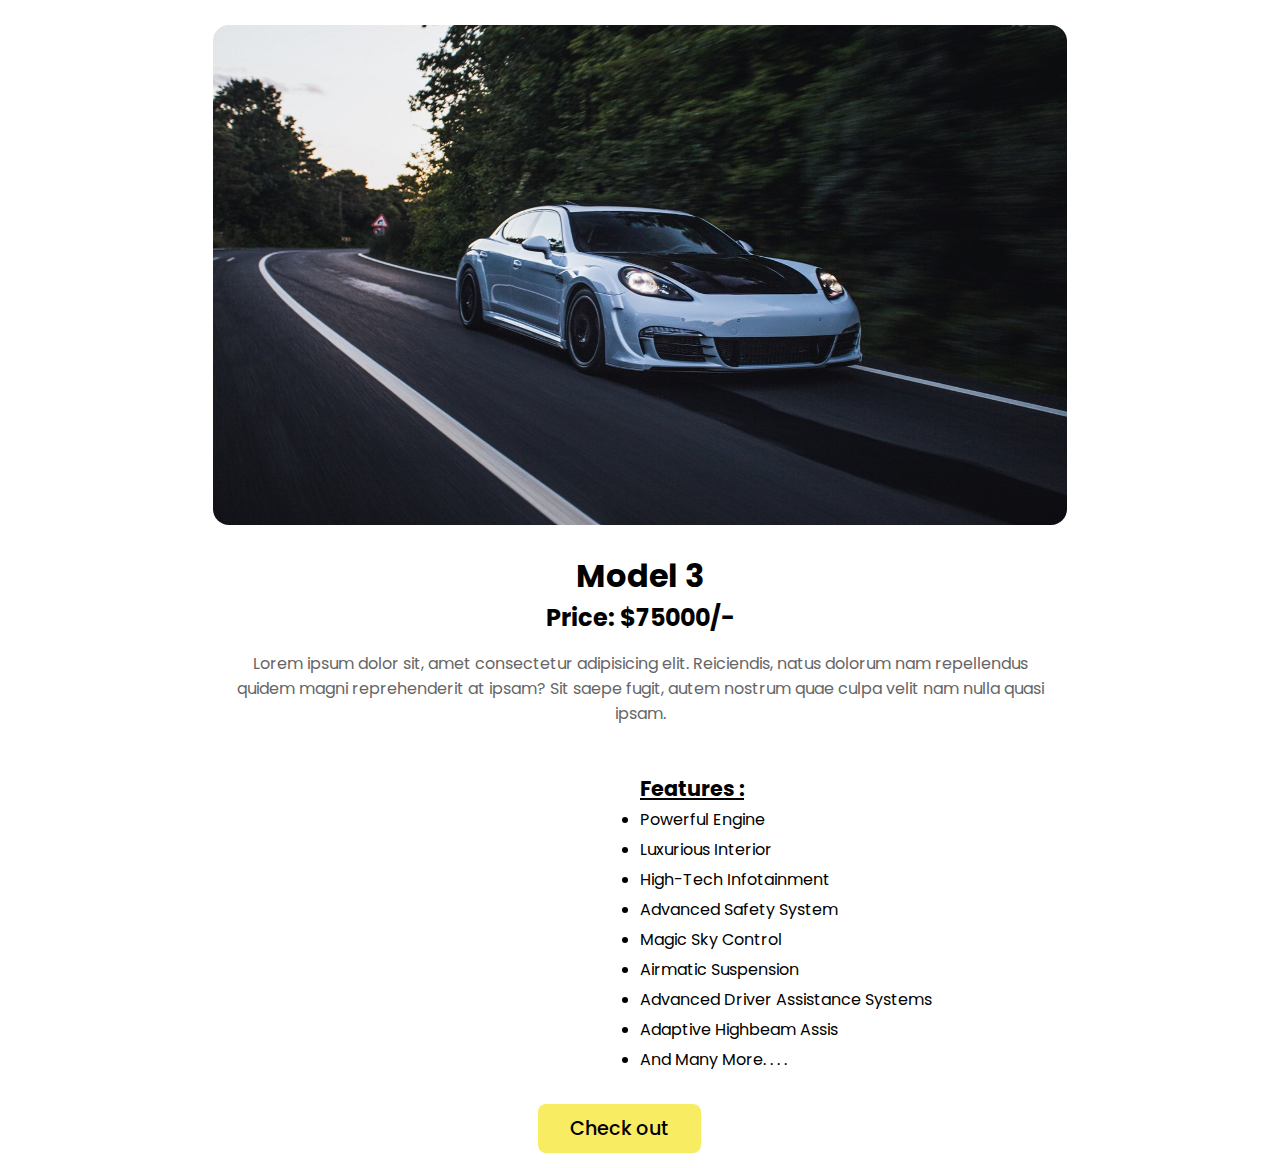
<file: car6.html>
<!DOCTYPE html>
<html lang="en">
<head>
    <meta charset="UTF-8">
    <meta name="viewport" content="width=device-width, initial-scale=1.0">
    <title>Details Page</title>
    <link rel="shortcut icon" type="x-icon" href="tyre.png" />
    <link href='https://unpkg.com/boxicons@2.1.4/css/boxicons.min.css' rel='stylesheet'>
</head>
<style>
@import url("https://fonts.googleapis.com/css2?family=Poppins:wght@200&display=swap");
* {
  font-family: "Poppins", sans-serif;
  margin: 0;
  padding: 0;
  scroll-behavior: smooth;
  box-sizing: border-box;
  /* scroll-padding-top: 2rem; */
}

.page {
  margin: 0;
  padding: 30px;
  width: auto;
  text-align: center;
  padding-top: 25px;
}
.back-btn {
  background: #f8ed62;
  color: black;
  font-weight: 500;
  border-radius: 0.5rem;
  font-size: 1.2rem;
  cursor: pointer;
  padding: 0.6rem 2rem;
  text-decoration: none;
  text-align: center;
  position: absolute;
  top: 22px;
  left: 22px;
}
.back-btn:hover {
  background: #f9d806;
}

img {
  max-width: 70%;
  height: auto;
  border-radius: 1rem;
}
.page-title {
  padding-top: 20px;
  align-items: center;
  font-size: 2rem;
}
.des {
  align-items: center;
  color: #666;
  margin: 1rem 12rem;
}
.btn {
  display: inline-block;
  margin-top: 1rem;
  border-radius: 0.5rem;
  background: #f8ed62;
  color: black;
  font-weight: 500;
  font-size: 1.2rem;
  cursor: pointer;
  padding: 0.6rem 2rem;
  text-decoration: none;
  margin-left: 42%;
  margin-bottom: 15px;
}
.btn:hover {
  background: #f9d806;
}

.fea {
  align-items: center;
  margin-left: 40rem;
  margin-bottom: 1rem;
  margin-top: 0.1rem;
}
.fea ul li {
  margin-bottom: 5px;
}
.fea h3{
    font-weight: 400px;
    margin-bottom: 3px;
    text-decoration: underline;
   font-size: 1.3rem;
}

/* media queries */
@media (max-width: 1112px) {
  .back-btn {
    display: none;
  }
}

@media (max-width: 450px) {
  img {
    max-width: 90%;
    height: auto;
  }
}
@media (max-width: 991px) {
  img {
    max-width: 100%;
    height: auto;
  }
}
@media (max-width: 1111px) {
  img {
    max-width: 90%;
    height: auto;
  }
}
@media (max-width: 768px) {
  .fea {
    align-items: center;
    margin-left: 5rem;
  }
  .btn {
    margin-left: 30%;
  }
  .des {
    align-items: center;
    color: #666;
    margin: 0;
    margin-top: 1rem;
  }
}

</style>
<body>
    <section class="page" id="page">
        <img id="carImage" src="car6.jpg"  alt="" class="img">
        <h1 class="page-title">Model 3</h1>
        <h2>Price: $75000/-</h2>
        <p class="des">
           Lorem ipsum dolor sit, amet consectetur adipisicing elit. Reiciendis, natus dolorum nam repellendus quidem magni reprehenderit at ipsam? Sit saepe fugit, autem nostrum quae culpa velit nam nulla quasi ipsam.</p>
    </section>

    <div class="fea">
        <h3>Features :</h3>
        <ul class="list">
            <li>Powerful Engine</li>
            <li> Luxurious Interior</li>
            <li>High-Tech Infotainment</li>
            <li>Advanced Safety System</li>
            <li>Magic Sky Control</li>
            <li>Airmatic Suspension</li>
            <li>Advanced Driver Assistance Systems</li>
            <li>Adaptive Highbeam Assis</li>
            <li>And Many More. . . .</li>
        </ul>
    </div>

    <a href="#" class="btn">Check out</a>

</body>
</html>
</file>
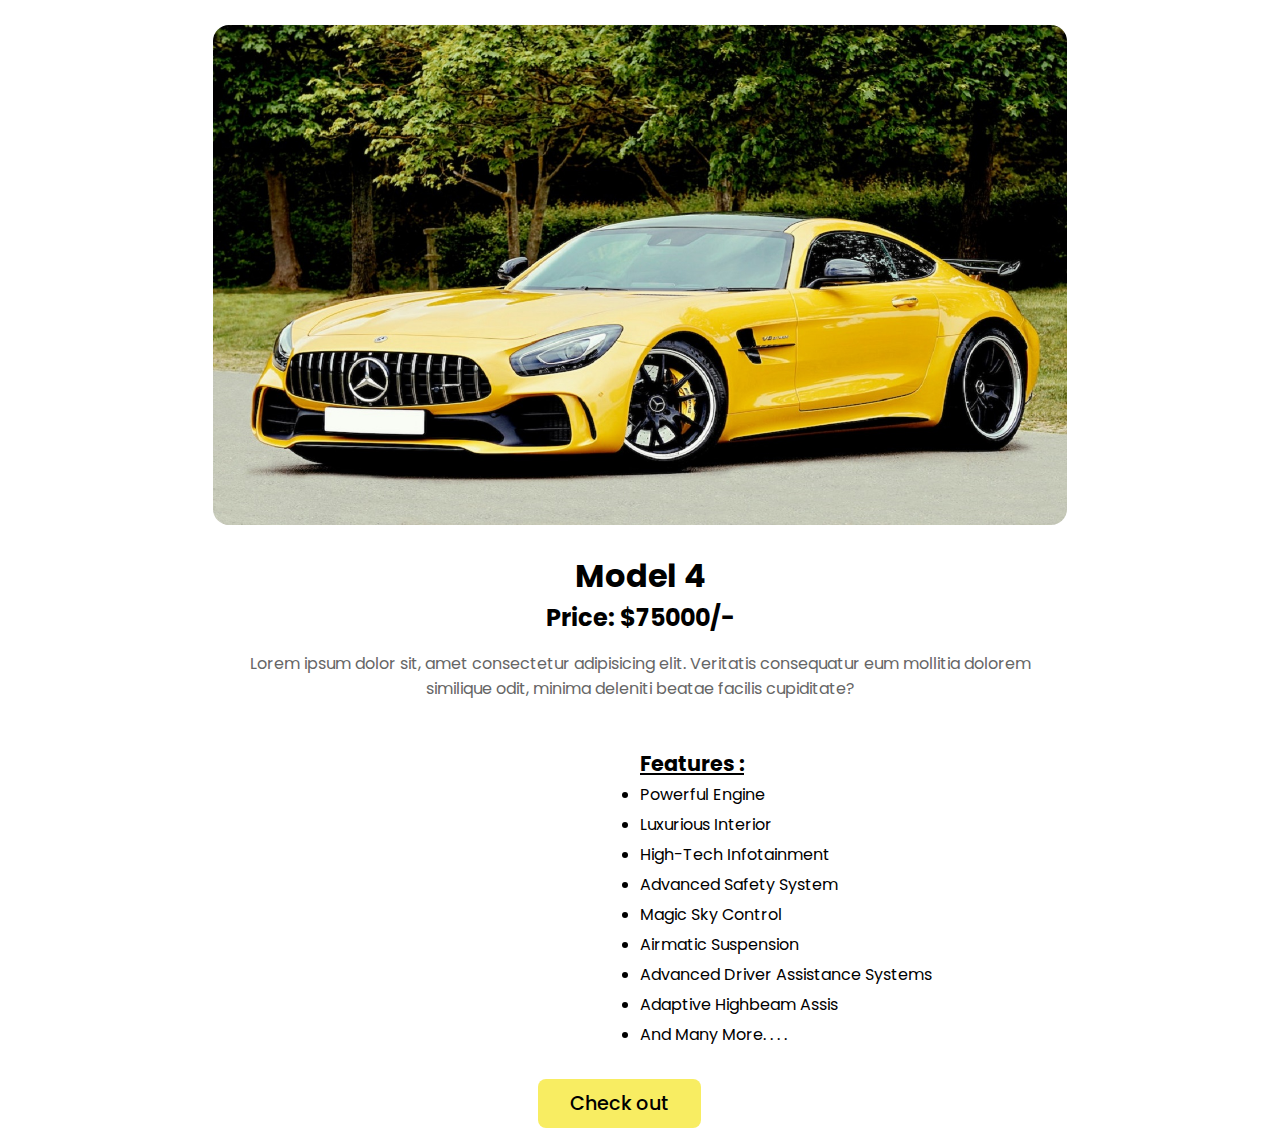
<file: car7.html>
<!DOCTYPE html>
<html lang="en">
<head>
    <meta charset="UTF-8">
    <meta name="viewport" content="width=device-width, initial-scale=1.0">
    <title>Details Page</title>
    <link rel="shortcut icon" type="x-icon" href="tyre.png" />
    <link href='https://unpkg.com/boxicons@2.1.4/css/boxicons.min.css' rel='stylesheet'>
</head>
<style>
@import url("https://fonts.googleapis.com/css2?family=Poppins:wght@200&display=swap");
* {
  font-family: "Poppins", sans-serif;
  margin: 0;
  padding: 0;
  scroll-behavior: smooth;
  box-sizing: border-box;
  /* scroll-padding-top: 2rem; */
}

.page {
  margin: 0;
  padding: 30px;
  width: auto;
  text-align: center;
  padding-top: 25px;
}
.back-btn {
  background: #f8ed62;
  color: black;
  font-weight: 500;
  border-radius: 0.5rem;
  font-size: 1.2rem;
  cursor: pointer;
  padding: 0.6rem 2rem;
  text-decoration: none;
  text-align: center;
  position: absolute;
  top: 22px;
  left: 22px;
}
.back-btn:hover {
  background: #f9d806;
}

img {
  max-width: 70%;
  height: auto;
  border-radius: 1rem;
}
.page-title {
  padding-top: 20px;
  align-items: center;
  font-size: 2rem;
}
.des {
  align-items: center;
  color: #666;
  margin: 1rem 12rem;
}
.btn {
  display: inline-block;
  margin-top: 1rem;
  border-radius: 0.5rem;
  background: #f8ed62;
  color: black;
  font-weight: 500;
  font-size: 1.2rem;
  cursor: pointer;
  padding: 0.6rem 2rem;
  text-decoration: none;
  margin-left: 42%;
  margin-bottom: 15px;
}
.btn:hover {
  background: #f9d806;
}

.fea {
  align-items: center;
  margin-left: 40rem;
  margin-bottom: 1rem;
  margin-top: 0.1rem;
}
.fea ul li {
  margin-bottom: 5px;
}
.fea h3{
    font-weight: 400px;
    margin-bottom: 3px;
    text-decoration: underline;
   font-size: 1.3rem;
}

/* media queries */
@media (max-width: 1112px) {
  .back-btn {
    display: none;
  }
}

@media (max-width: 450px) {
  img {
    max-width: 90%;
    height: auto;
  }
}
@media (max-width: 991px) {
  img {
    max-width: 100%;
    height: auto;
  }
}
@media (max-width: 1111px) {
  img {
    max-width: 90%;
    height: auto;
  }
}
@media (max-width: 768px) {
  .fea {
    align-items: center;
    margin-left: 5rem;
  }
  .btn {
    margin-left: 30%;
  }
  .des {
    align-items: center;
    color: #666;
    margin: 0;
    margin-top: 1rem;
  }
}

</style>
<body>
    <section class="page" id="page">
        <img id="carImage" src="car7.jpg"  alt="" class="img">
        <h1 class="page-title">Model 4</h1>
        <h2>Price: $75000/-</h2>
        <p class="des">
           Lorem ipsum dolor sit, amet consectetur adipisicing elit. Veritatis consequatur eum mollitia dolorem similique odit, minima deleniti beatae facilis cupiditate?</p>
    </section>

    <div class="fea">
        <h3>Features :</h3>
        <ul class="list">
            <li>Powerful Engine</li>
            <li> Luxurious Interior</li>
            <li>High-Tech Infotainment</li>
            <li>Advanced Safety System</li>
            <li>Magic Sky Control</li>
            <li>Airmatic Suspension</li>
            <li>Advanced Driver Assistance Systems</li>
            <li>Adaptive Highbeam Assis</li>
            <li>And Many More. . . .</li>
        </ul>
    </div>

    <a href="#" class="btn">Check out</a>

</body>
</html>
</file>
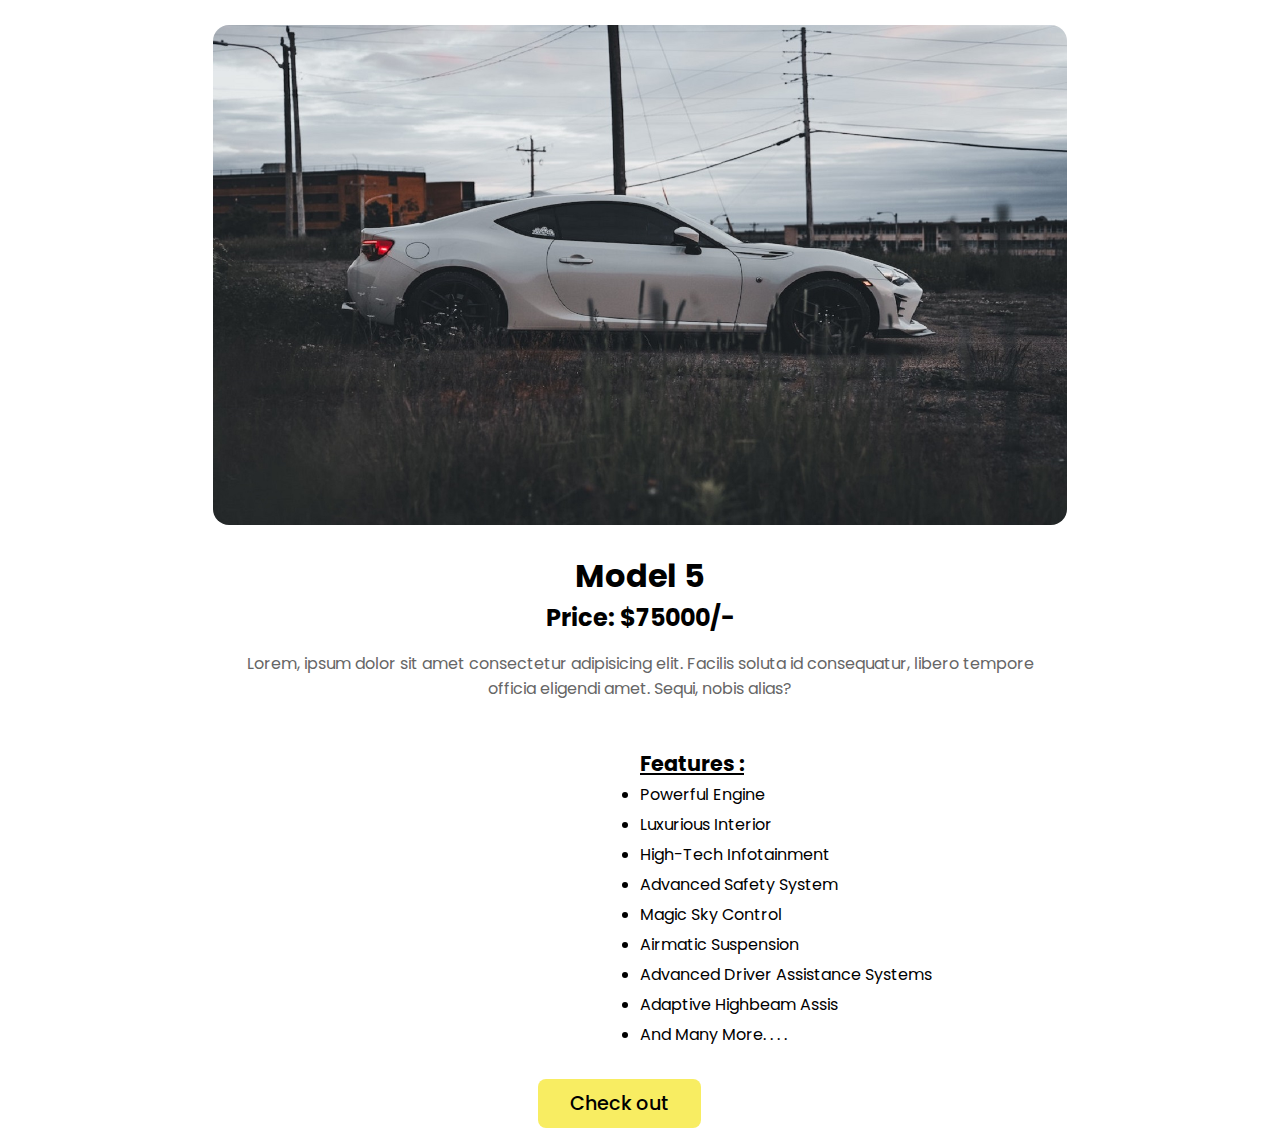
<file: car8.html>
<!DOCTYPE html>
<html lang="en">
<head>
    <meta charset="UTF-8">
    <meta name="viewport" content="width=device-width, initial-scale=1.0">
    <title>Details Page</title>
    <link rel="shortcut icon" type="x-icon" href="tyre.png" />
    <link href='https://unpkg.com/boxicons@2.1.4/css/boxicons.min.css' rel='stylesheet'>
</head>
<style>
@import url("https://fonts.googleapis.com/css2?family=Poppins:wght@200&display=swap");
* {
  font-family: "Poppins", sans-serif;
  margin: 0;
  padding: 0;
  scroll-behavior: smooth;
  box-sizing: border-box;
  /* scroll-padding-top: 2rem; */
}

.page {
  margin: 0;
  padding: 30px;
  width: auto;
  text-align: center;
  padding-top: 25px;
}
.back-btn {
  background: #f8ed62;
  color: black;
  font-weight: 500;
  border-radius: 0.5rem;
  font-size: 1.2rem;
  cursor: pointer;
  padding: 0.6rem 2rem;
  text-decoration: none;
  text-align: center;
  position: absolute;
  top: 22px;
  left: 22px;
}
.back-btn:hover {
  background: #f9d806;
}

img {
  max-width: 70%;
  height: auto;
  border-radius: 1rem;
}
.page-title {
  padding-top: 20px;
  align-items: center;
  font-size: 2rem;
}
.des {
  align-items: center;
  color: #666;
  margin: 1rem 12rem;
}
.btn {
  display: inline-block;
  margin-top: 1rem;
  border-radius: 0.5rem;
  background: #f8ed62;
  color: black;
  font-weight: 500;
  font-size: 1.2rem;
  cursor: pointer;
  padding: 0.6rem 2rem;
  text-decoration: none;
  margin-left: 42%;
  margin-bottom: 15px;
}
.btn:hover {
  background: #f9d806;
}

.fea {
  align-items: center;
  margin-left: 40rem;
  margin-bottom: 1rem;
  margin-top: 0.1rem;
}
.fea ul li {
  margin-bottom: 5px;
}
.fea h3{
    font-weight: 400px;
    margin-bottom: 3px;
    text-decoration: underline;
   font-size: 1.3rem;
}

/* media queries */
@media (max-width: 1112px) {
  .back-btn {
    display: none;
  }
}

@media (max-width: 450px) {
  img {
    max-width: 90%;
    height: auto;
  }
}
@media (max-width: 991px) {
  img {
    max-width: 100%;
    height: auto;
  }
}
@media (max-width: 1111px) {
  img {
    max-width: 90%;
    height: auto;
  }
}
@media (max-width: 768px) {
  .fea {
    align-items: center;
    margin-left: 5rem;
  }
  .btn {
    margin-left: 30%;
  }
  .des {
    align-items: center;
    color: #666;
    margin: 0;
    margin-top: 1rem;
  }
}

</style>
<body>
    <section class="page" id="page">
        <img id="carImage" src="car8.jpg"  alt="" class="img">
        <h1 class="page-title">Model 5</h1>
        <h2>Price: $75000/-</h2>
        <p class="des">
            Lorem, ipsum dolor sit amet consectetur adipisicing elit. Facilis soluta id consequatur, libero tempore officia eligendi amet. Sequi, nobis alias?</p>
    </section>

    <div class="fea">
        <h3>Features :</h3>
        <ul class="list">
            <li>Powerful Engine</li>
            <li> Luxurious Interior</li>
            <li>High-Tech Infotainment</li>
            <li>Advanced Safety System</li>
            <li>Magic Sky Control</li>
            <li>Airmatic Suspension</li>
            <li>Advanced Driver Assistance Systems</li>
            <li>Adaptive Highbeam Assis</li>
            <li>And Many More. . . .</li>
        </ul>
    </div>

    <a href="#" class="btn">Check out</a>

</body>
</html>
</file>
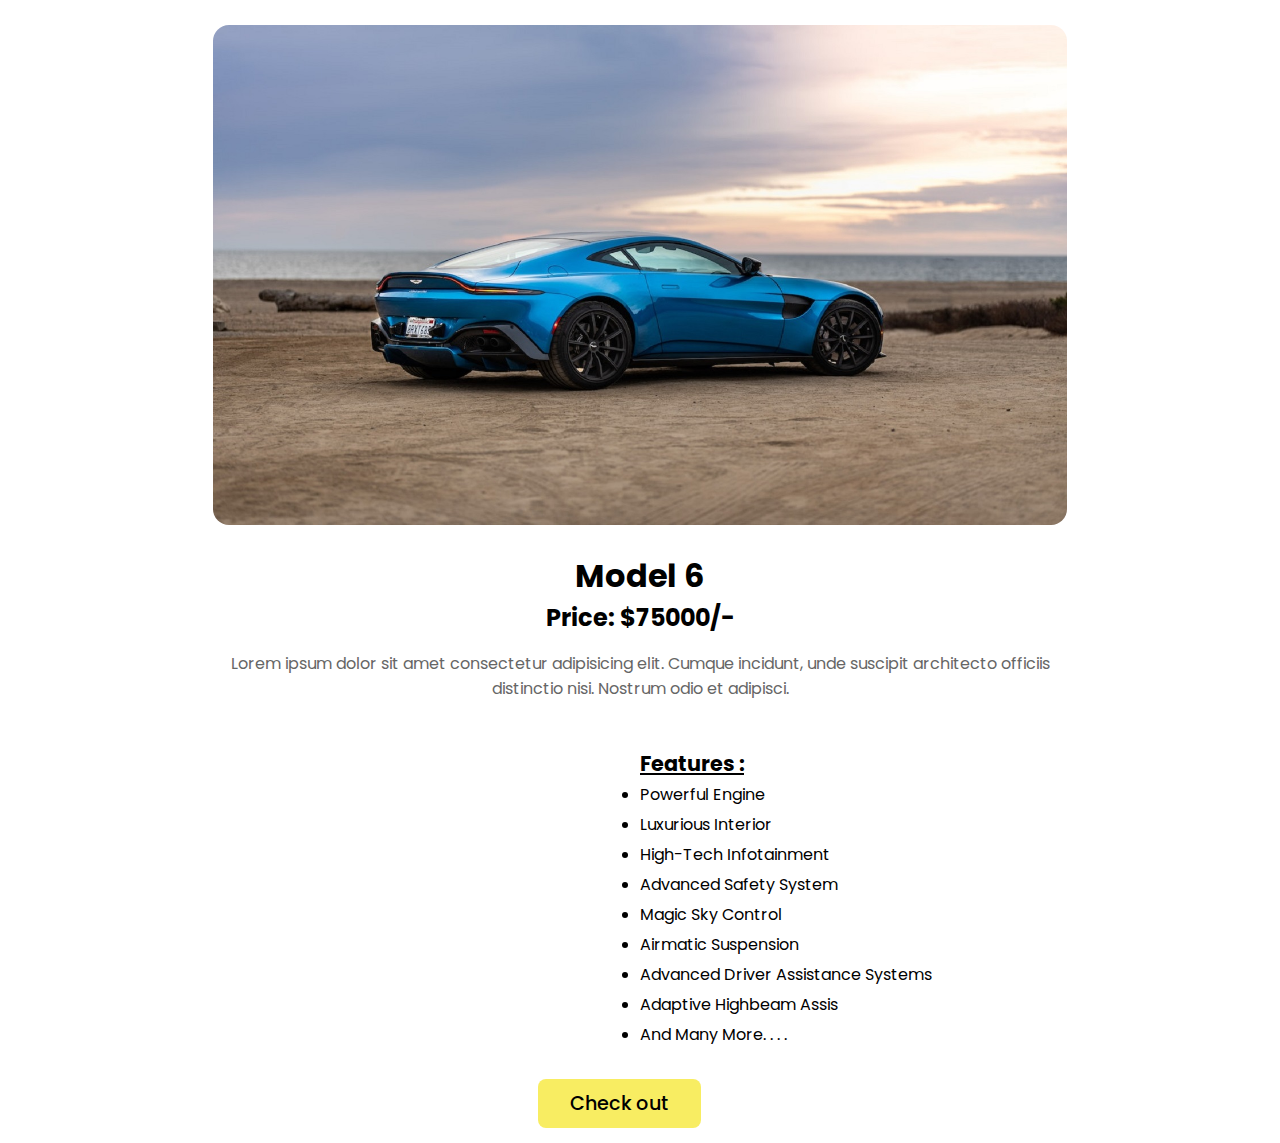
<file: car9.html>
<!DOCTYPE html>
<html lang="en">
<head>
    <meta charset="UTF-8">
    <meta name="viewport" content="width=device-width, initial-scale=1.0">
    <title>Details Page</title>
    <link rel="shortcut icon" type="x-icon" href="tyre.png" />
    <link href='https://unpkg.com/boxicons@2.1.4/css/boxicons.min.css' rel='stylesheet'>
</head>
<style>
@import url("https://fonts.googleapis.com/css2?family=Poppins:wght@200&display=swap");
* {
  font-family: "Poppins", sans-serif;
  margin: 0;
  padding: 0;
  scroll-behavior: smooth;
  box-sizing: border-box;
  /* scroll-padding-top: 2rem; */
}

.page {
  margin: 0;
  padding: 30px;
  width: auto;
  text-align: center;
  padding-top: 25px;
}
.back-btn {
  background: #f8ed62;
  color: black;
  font-weight: 500;
  border-radius: 0.5rem;
  font-size: 1.2rem;
  cursor: pointer;
  padding: 0.6rem 2rem;
  text-decoration: none;
  text-align: center;
  position: absolute;
  top: 22px;
  left: 22px;
}
.back-btn:hover {
  background: #f9d806;
}

img {
  max-width: 70%;
  height: auto;
  border-radius: 1rem;
}
.page-title {
  padding-top: 20px;
  align-items: center;
  font-size: 2rem;
}
.des {
  align-items: center;
  color: #666;
  margin: 1rem 12rem;
}
.btn {
  display: inline-block;
  margin-top: 1rem;
  border-radius: 0.5rem;
  background: #f8ed62;
  color: black;
  font-weight: 500;
  font-size: 1.2rem;
  cursor: pointer;
  padding: 0.6rem 2rem;
  text-decoration: none;
  margin-left: 42%;
  margin-bottom: 15px;
}
.btn:hover {
  background: #f9d806;
}

.fea {
  align-items: center;
  margin-left: 40rem;
  margin-bottom: 1rem;
  margin-top: 0.1rem;
}
.fea ul li {
  margin-bottom: 5px;
}
.fea h3{
    font-weight: 400px;
    margin-bottom: 3px;
    text-decoration: underline;
   font-size: 1.3rem;
}

/* media queries */
@media (max-width: 1112px) {
  .back-btn {
    display: none;
  }
}

@media (max-width: 450px) {
  img {
    max-width: 90%;
    height: auto;
  }
}
@media (max-width: 991px) {
  img {
    max-width: 100%;
    height: auto;
  }
}
@media (max-width: 1111px) {
  img {
    max-width: 90%;
    height: auto;
  }
}
@media (max-width: 768px) {
  .fea {
    align-items: center;
    margin-left: 5rem;
  }
  .btn {
    margin-left: 30%;
  }
  .des {
    align-items: center;
    color: #666;
    margin: 0;
    margin-top: 1rem;
  }
}

</style>
<body>
    <section class="page" id="page">
        <img id="carImage" src="car9.jpg"  alt="" class="img">
        <h1 class="page-title">Model 6</h1>
        <h2>Price: $75000/-</h2>
        <p class="des">
            Lorem ipsum dolor sit amet consectetur adipisicing elit. Cumque incidunt, unde suscipit architecto officiis distinctio nisi. Nostrum odio et adipisci.</p>
    </section>

    <div class="fea">
        <h3>Features :</h3>
        <ul class="list">
            <li>Powerful Engine</li>
            <li> Luxurious Interior</li>
            <li>High-Tech Infotainment</li>
            <li>Advanced Safety System</li>
            <li>Magic Sky Control</li>
            <li>Airmatic Suspension</li>
            <li>Advanced Driver Assistance Systems</li>
            <li>Adaptive Highbeam Assis</li>
            <li>And Many More. . . .</li>
        </ul>
    </div>

    <a href="#" class="btn">Check out</a>

</body>
</html>
</file>
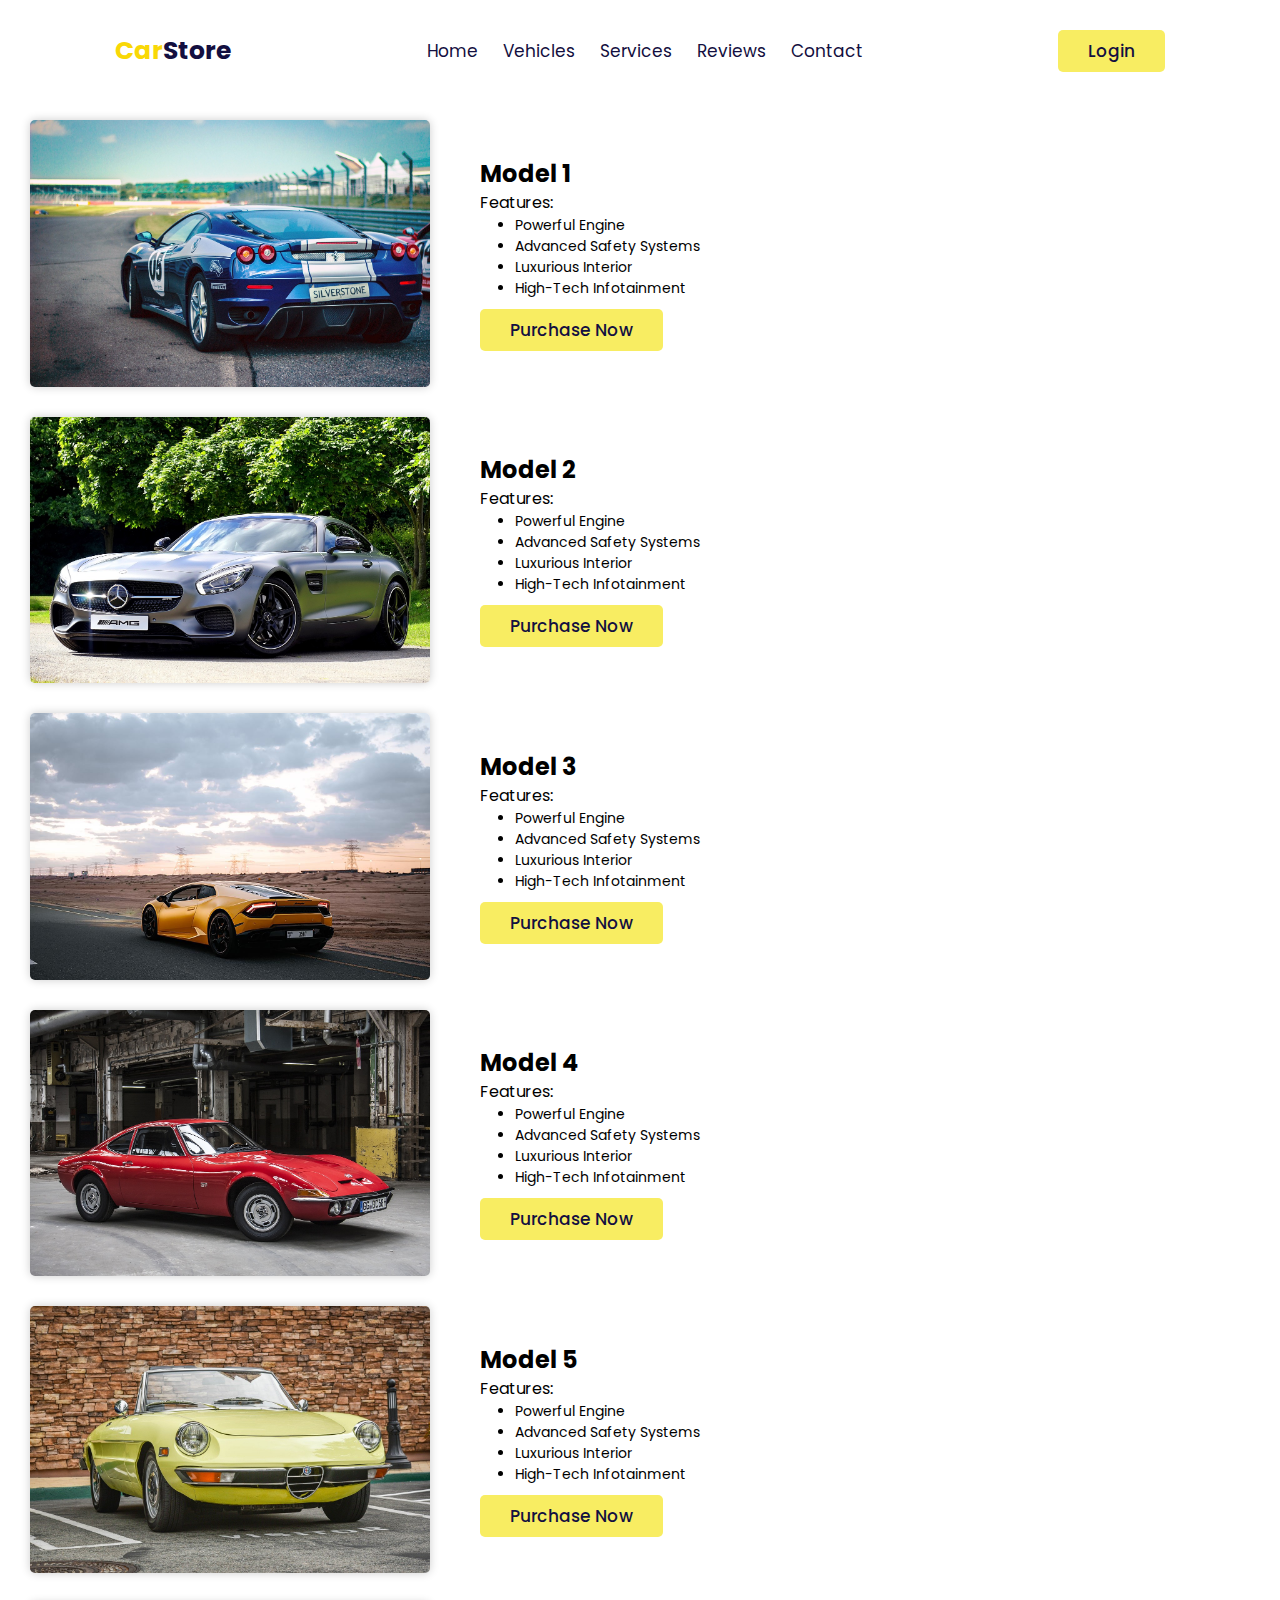
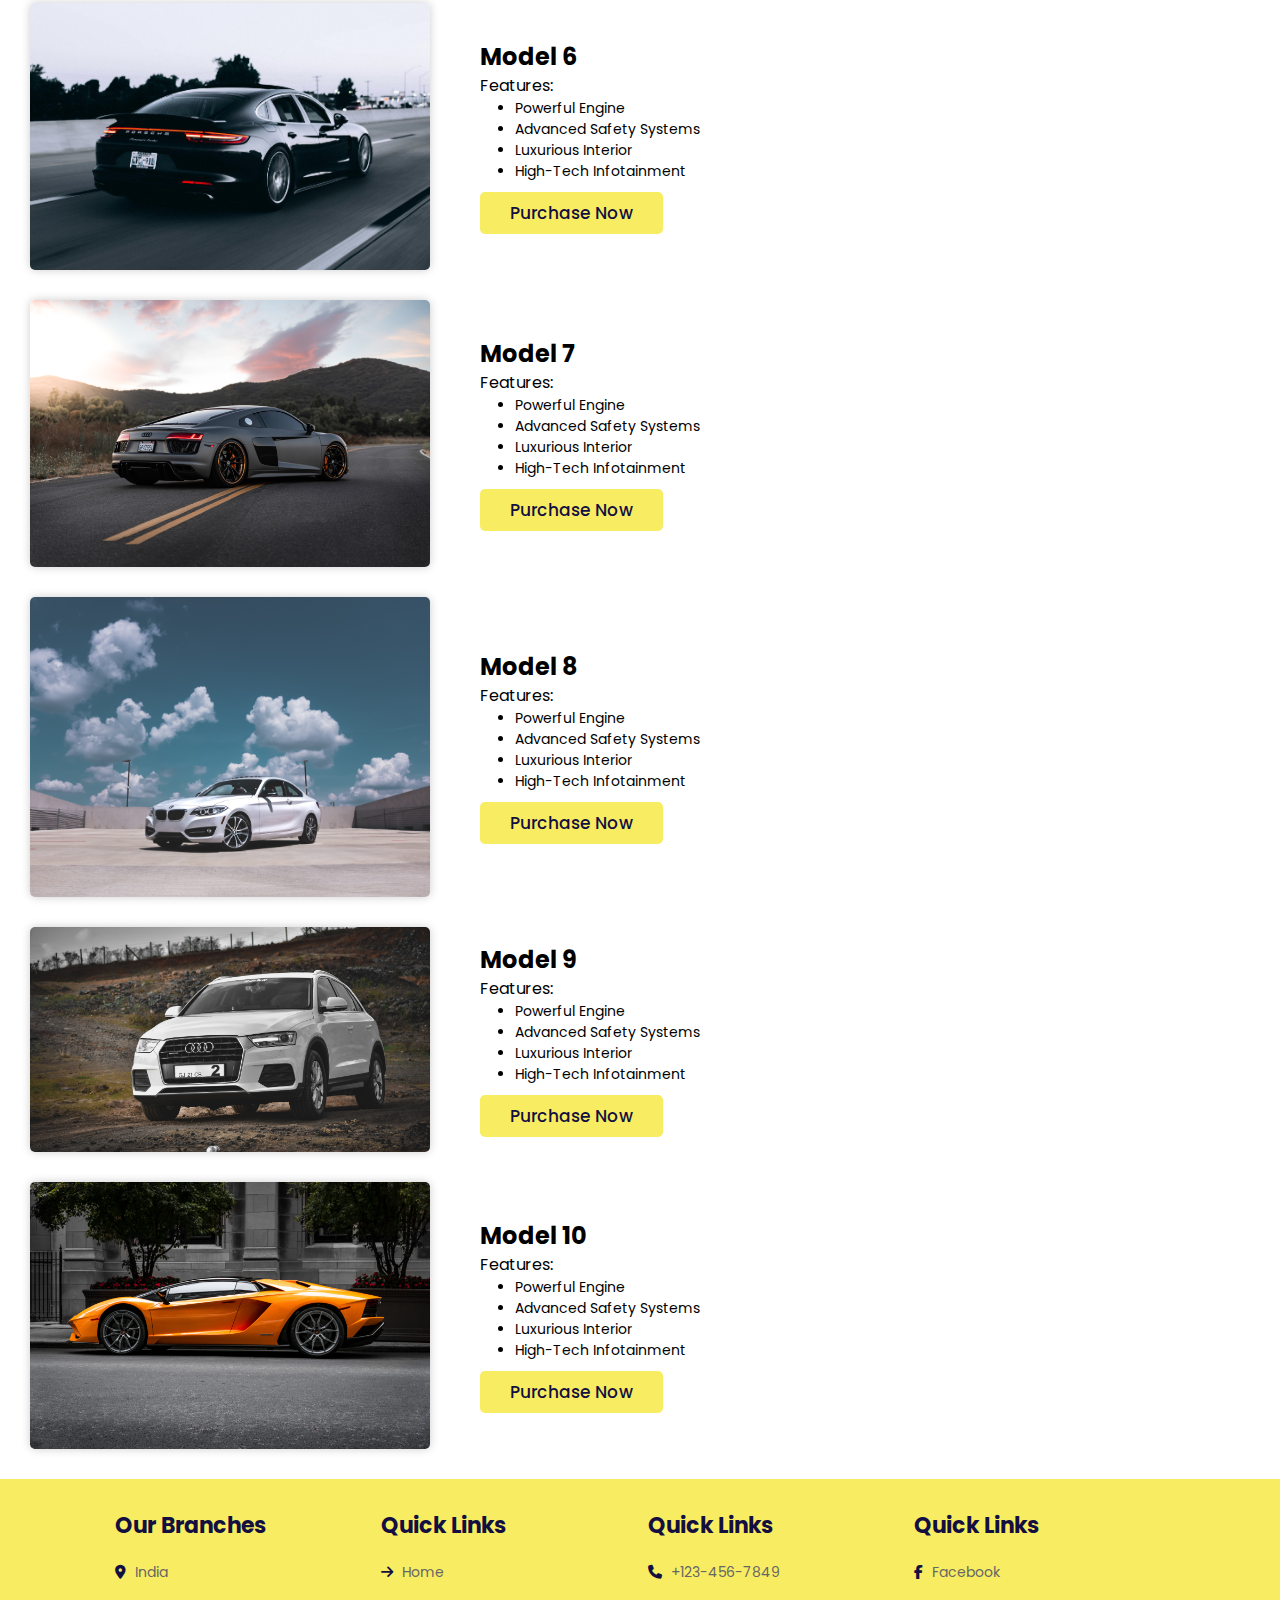
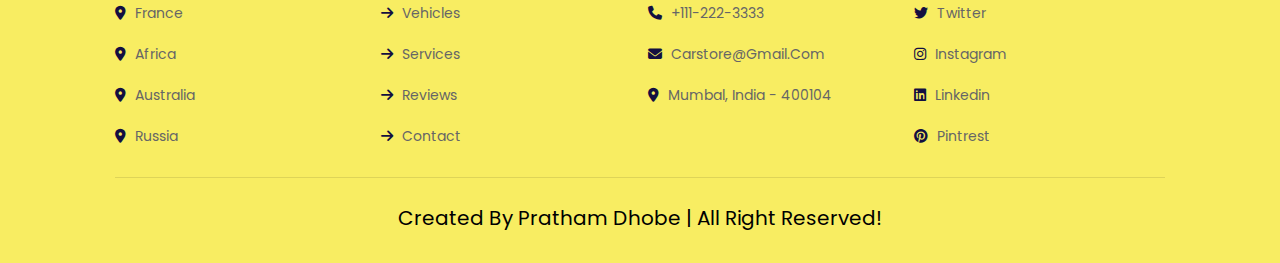
<file: desc.html>
<!DOCTYPE html>
<html lang="en">
<head>
    <meta charset="UTF-8">
    <meta name="viewport" content="width=device-width, initial-scale=1.0">
    <link rel="stylesheet" href="https://cdnjs.cloudflare.com/ajax/libs/font-awesome/6.4.2/css/all.min.css">
    <link rel="stylesheet" href="desc.css">
    <link rel="shortcut icon" type="x-icon" href="tyre.png" />
    <title>Explore Page</title>
</head>
<body>
    <header class="header">
        <div id="menu-btn" class="fas fa-bars"></div>
        <a href="#" class="logo"><span>Car</span>Store</a>
         <nav class="navbar">
            <a href="./index.html">home</a>
            <a href="#vehicles">vehicles</a>
            <a href="#services">services</a>
            <a href="#reviews">reviews</a>
            <a href="#contact">contact</a>
         </nav>
        <!--end nav bar and logo  -->
        <div id="login-btn">
             <button class="btn">login</button>
             <i class="far fa-user"></i>
        </div>
    </header>
<div class="big"></div>
    <div class="car-container">
        <img src="desc1.jpg" alt="Car Photo" class="car-photo">
        <div class="car-description">
            <h1>Model 1</h1>
            <!-- <p>Lorem ipsum dolor sit amet, consectetur adipiscing elit. Sed euismod, lorem quis bibendum ullamcorper, dolor urna.</p> -->
            <p>Features:</p>
            <ul>
                <li>Powerful Engine</li>
                <li>Advanced Safety Systems</li>
                <li>Luxurious Interior</li>
                <li>High-tech Infotainment</li>
            </ul>
            <button class="btn">Purchase Now</button>
        </div>
    </div>

    <div class="car-container">
        <img src="desc2.jpg" alt="Car Photo" class="car-photo">
        <div class="car-description">
            <h1>Model 2</h1>
            <p>Features:</p>
            <ul>
                <li>Powerful Engine</li>
                <li>Advanced Safety Systems</li>
                <li>Luxurious Interior</li>
                <li>High-tech Infotainment</li>
            </ul>
            <button class="btn">Purchase Now</button>
        </div>
    </div>

    <div class="car-container">
        <img src="desc3.jpg" alt="Car Photo" class="car-photo">
        <div class="car-description">
            <h1>Model 3</h1>
            <p>Features:</p>
            <ul>
                <li>Powerful Engine</li>
                <li>Advanced Safety Systems</li>
                <li>Luxurious Interior</li>
                <li>High-tech Infotainment</li>
            </ul>
            <button class="btn">Purchase Now</button>
        </div>
    </div>


    <div class="car-container">
        <img src="desc4.jpg" alt="Car Photo" class="car-photo">
        <div class="car-description">
            <h1>Model 4</h1>
            <p>Features:</p>
            <ul>
                <li>Powerful Engine</li>
                <li>Advanced Safety Systems</li>
                <li>Luxurious Interior</li>
                <li>High-tech Infotainment</li>
            </ul>
            <button class="btn">Purchase Now</button>
        </div>
    </div>


    <div class="car-container">
        <img src="desc5.jpg" alt="Car Photo" class="car-photo">
        <div class="car-description">
            <h1>Model 5</h1>
            <p>Features:</p>
            <ul>
                <li>Powerful Engine</li>
                <li>Advanced Safety Systems</li>
                <li>Luxurious Interior</li>
                <li>High-tech Infotainment</li>
            </ul>
            <button class="btn">Purchase Now</button>
        </div>
    </div>


    <div class="car-container">
        <img src="desc6.jpg" alt="Car Photo" class="car-photo">
        <div class="car-description">
            <h1>Model 6</h1>
            <p>Features:</p>
            <ul>
                <li>Powerful Engine</li>
                <li>Advanced Safety Systems</li>
                <li>Luxurious Interior</li>
                <li>High-tech Infotainment</li>
            </ul>
            <button class="btn">Purchase Now</button>
        </div>
    </div>


    <div class="car-container">
        <img src="desc7.jpg" alt="Car Photo" class="car-photo">
        <div class="car-description">
            <h1>Model 7</h1>
            <p>Features:</p>
            <ul>
                <li>Powerful Engine</li>
                <li>Advanced Safety Systems</li>
                <li>Luxurious Interior</li>
                <li>High-tech Infotainment</li>
            </ul>
            <button class="btn">Purchase Now</button>
        </div>
    </div>


    <div class="car-container">
        <img src="desc8.jpg" alt="Car Photo" class="car-photo">
        <div class="car-description">
            <h1>Model 8</h1>
            <p>Features:</p>
            <ul>
                <li>Powerful Engine</li>
                <li>Advanced Safety Systems</li>
                <li>Luxurious Interior</li>
                <li>High-tech Infotainment</li>
            </ul>
            <button class="btn">Purchase Now</button>
        </div>
    </div>

    <div class="car-container">
        <img src="desc9.jpg" alt="Car Photo" class="car-photo">
        <div class="car-description">
            <h1>Model 9</h1>
            <p>Features:</p>
            <ul>
                <li>Powerful Engine</li>
                <li>Advanced Safety Systems</li>
                <li>Luxurious Interior</li>
                <li>High-tech Infotainment</li>
            </ul>
            <button class="btn">Purchase Now</button>
        </div>
    </div>


    <div class="car-container">
        <img src="desc10.jpg" alt="Car Photo" class="car-photo">
        <div class="car-description">
            <h1>Model 10</h1>
            <p>Features:</p>
            <ul>
                <li>Powerful Engine</li>
                <li>Advanced Safety Systems</li>
                <li>Luxurious Interior</li>
                <li>High-tech Infotainment</li>
            </ul>
            <button class="btn">Purchase Now</button>
        </div>
    </div>

</div>

 <!-- footer section starts -->
 <section class="footer">
    <div class="box-container">
        <div class="box">
            <h3>Our branches</h3>
            <a href="#"><i class="fas fa-map-marker-alt"></i> india</a>
            <a href="#"><i class="fas fa-map-marker-alt"></i> france</a>
            <a href="#"><i class="fas fa-map-marker-alt"></i> africa</a>
            <a href="#"><i class="fas fa-map-marker-alt"></i> australia</a>
            <a href="#"><i class="fas fa-map-marker-alt"></i> russia</a>
        </div>

        <div class="box">
            <h3>quick links</h3>
            <a href="#"><i class="fas fa-arrow-right"></i> home</a>
            <a href="#"><i class="fas fa-arrow-right"></i> vehicles</a>
            <a href="#"><i class="fas fa-arrow-right"></i> services</a>
            <a href="#"><i class="fas fa-arrow-right"></i> reviews</a>
            <a href="#"><i class="fas fa-arrow-right"></i> contact</a>
        </div>

        <div class="box">
            <h3>quick links</h3>
            <a href="#"><i class="fas fa-phone"></i> +123-456-7849</a>
            <a href="#"><i class="fas fa-phone"></i> +111-222-3333</a>
            <a href="#"><i class="fas fa-envelope"></i> carstore@gmail.com</a>
            <a href="#"><i class="fas fa-map-marker-alt"></i> mumbal, india - 400104</a>
        </div>

        <div class="box">
            <h3>quick links</h3>
            <a href="#"><i class="fab fa-facebook-f"></i> facebook </a>
            <a href="#"><i class="fab fa-twitter"></i> twitter </a>
            <a href="#"><i class="fab fa-instagram"></i> instagram </a>
            <a href="#"><i class="fab fa-linkedin"></i> linkedin </a>
            <a href="#"><i class="fab fa-pinterest"></i> pintrest </a>
        </div>
    </div>

    <div class="credit">created by pratham dhobe | all right reserved!</div>
</section>
</body>
</html>
</file>
<file: style.css>
@import url("https://fonts.googleapis.com/css2?family=Poppins:wght@200&display=swap");

:root {
  --yellow: #f9d806;
  --light-yellow: #f8ed62;
  --black: #130f40;
  --light-color: #666;
  --border: 0.1rem solid rgba(0, 0, 0, 0.1);
  --box-shadow: 0 0.5rem 1rem rgba(0, 0, 0, 0.1);
}

* {
  font-family: "Poppins", sans-serif;
  margin: 0;
  padding: 0;
  box-sizing: border-box;
  outline: none;
  border: none;
  text-decoration: none;
  text-transform: capitalize;
  transition: all 0.2s linear;
}

html {
  font-size: 62.5%;
  overflow-x: hidden;
  scroll-padding-top: 7rem;
  scroll-behavior: smooth;
}

/* logo and menu bar editing starts */
.header {
  position: fixed;
  top: 0;
  left: 0;
  right: 0;
  z-index: 999;
  background: #fff;
  display: flex;
  align-items: center;
  /* to separate logo and navbar */
  justify-content: space-between;
  /* space from top  */
  padding: 3rem 9%;
}
.header .logo {
  font-size: 2.5rem;
  color: var(--black);
  font-weight: bolder;
}
.header .logo span {
  color: var(--yellow);
}
.header .navbar {
  font-size: 1.7rem;
  margin: 0 1rem;
  color: var(--black);
}
.header .navbar a {
  font-size: 1.7rem;
  /* for giving the space between each element in navbar */
  margin: 0 1rem;
  color: var(--black);
}
.header .navbar a:hover {
  color: var(--yellow);
}

section {
  padding: 2rem 9%;
}

/* button editing starts*/
.btn {
  display: inline-block;
  margin-top: 1rem;
  border-radius: 0.5rem;
  /* text background color */
  background: var(--light-yellow);
  /* text color */
  color: var(--black);
  font-weight: 500;
  font-size: 1.7rem;
  cursor: pointer;
  padding: 0.8rem 3rem;
}
.btn:hover {
  background: var(--yellow);
}

.header .btn {
  margin-top: 0;
}

.header #login-btn i {
  font-size: 2.5rem;
  color: var(--light-color);
  cursor: pointer;
  display: none;
}

#menu-btn {
  font-size: 2.5rem;
  color: var(--light-color);
  cursor: pointer;
  display: none;
}

body {
  height: 300rem;
}

.header.active {
  box-shadow: var(--box-shadow);
  padding: 2rem 9%;
}
/* login form editing */
.login-form-container {
  position: fixed;
  /* form will opens from top */
  top: -105%;
  left: 0;
  z-index: 1000;
  height: 100%;
  width: 100%;
  background: rgba(255, 255, 255, 0.9);
  display: flex;
  align-items: center;
  justify-content: center;
  opacity: 0;
}
/* when user click on login btn login form will display */
.login-form-container.active {
  top: 0;
  opacity: 1;
}

.login-form-container form {
  padding: 2rem;
  margin: 2rem;
  border-radius: 0.5rem;
  box-shadow: var(--box-shadow);
  background: #fff;
  border: var(--border);
  text-align: center;
  width: 40rem;
}
.login-form-container form .buttons {
  display: flex;
  align-items: center;
  gap: 1rem;
}

.login-form-container form .btn {
  display: block;
  width: 100%;
  margin: 0.5rem 0;
}
.login-form-container form h3 {
  color: var(--black);
  font-size: 2.5rem;
  padding-bottom: 1rem;
  text-transform: uppercase;
}
.login-form-container form .box {
  margin: 0.7rem 0;
  width: 100%;
  text-transform: none;
  color: var(--black);
  font-size: 1.6rem;
  padding: var(--border);
  border-radius: 0.5rem;
}
.login-form-container form p {
  padding: 1rem 0;
  font-size: 1.5rem;
  color: var(--light-color);
}
.login-form-container form p a {
  color: var(--yellow);
  text-decoration: underline;
}

.login-form-container #close-login-form {
  position: absolute;
  top: 1.5rem;
  right: 2.5rem;
  font-size: 5rem;
  color: var(--black);
  cursor: pointer;
}
/* home section starts */
.home {
  padding-top: 10rem;
  text-align: center;
  overflow-x: hidden;
}

.home h1 {
  font-size: 3.5vw;
  color: var(--black);
  font-weight: bolder;
  padding-top: 2rem;
}
.home .discription {
  color: var(--black);
  font-size: 1.5rem;
  padding-top: 3rem;
  text-align: center;
}
.home img {
  width: 100%;
  margin: 1rem 0;
}

.icons-container {
  padding-top: 5rem;
  padding-bottom: 5rem;
  display: grid;
  /* to make horizontally */
  grid-template-columns: repeat(auto-fit, minmax(25rem, 1fr));
  gap: 1.5rem;
  background: #fff;
}

.icons-container .icons {
  display: flex;
  align-items: center;
  gap: 1.5rem;
  padding: 2rem;
  background: #fff;
  /* for shadow */
  box-shadow: var(--box-shadow);
  border-radius: 0.5rem;
}

.icons-container .icons i {
  height: 6rem;
  width: 6rem;
  line-height: 6rem;
  font-size: 2.5rem;
  border-radius: 50%;
  background: #eee;
  color: var(--black);
  text-align: center;
}

.icons-container .icons .content h3 {
  color: var(--yellow);
  font-size: 2.5rem;
}

.icons-container .icons .content p {
  /* change this color */
  color: var(--yellow);
  font-size: 1.5rem;
}
.icons-container .icons .content:hover p {
 
  font-size: 1.5rem;
}

.icons-container .icons:hover {
  background: #006400;
}

/* vehicle section */

.heading {
  text-align: center;
  padding-bottom: 2rem;
  font-size: 4.5rem;
  color: var(--black);
}
.heading span {
  position: relative;
  z-index: 0;
}

/* vehicles and its prices slider */
.vehicles .vehicles-slider {
  padding-bottom: 5rem;
}
.vehicles .vehicles-slider .box {
  text-align: center;
}
.vehicles .vehicles-slider .box img {
  width: 100%;
  border-radius: 2rem;
}
.vehicles .vehicles-slider .box .content {
  padding-top: 1rem;
}
.vehicles .vehicles-slider .box .content h3 {
  font-size: 2.5rem;
  color: var(--black);
}
.vehicles .vehicles-slider .box .content .price {
  font-size: 2.5rem;
  color: var(--yellow);
  padding: 1rem 0;
  font-weight: bolder;
}

.vehicles .vehicles-slider .box .content .price span {
  font-size: 1.7rem;
  color: var(--light-color);
  font-weight: normal;
}
.vehicles .vehicles-slider .box .content p {
  font-size: 1.6rem;
  padding: 1rem;
  padding-top: 1.5rem;
  border-top: var(--border);
  color: var(--light-color);
}
.vehicles .vehicles-slider .box .content p span {
  color: var(--yellow);
  font-size: 0.8rem;
  padding: 0 0.5rem;
}

/* services editing */
.services .box-container {
  display: grid;
  grid-template-columns: repeat(auto-fit, minmax(30rem, 1.2fr));
  /* for gap between each services */
  gap: 2rem;
  padding-bottom: 3rem;
}

.services .box-container .box {
  text-align: center;
  padding: 3rem;
  border-radius: 2rem;
  box-shadow: var(--box-shadow);
  border: var(--border);
}

.services .box-container .box i {
  height: 6rem;
  width: 6rem;
  line-height: 6rem;
  font-size: 2.5rem;
  border-radius: 50%;
  background: var(--yellow);
  color: var(--black);
  margin-bottom: 1rem;
}
.services .box-container .box h3 {
  color: var(--black);
  font-size: 2.2rem;
}

.services .box-container .box p {
  color: var(--light-color);
  font-size: 1.2rem;
 
}

.services .box-container .box:hover {
  background-color: #006400;
}

.services .box-container .box:hover h3 {
  color: #fff;
}

.services .box-container .box:hover p {
  color: #fff;
}

/* newsletter starts */
.newsletter {
  padding: 6rem 2rem;
  text-align: center;
  background: url(subscribe.jpg) no-repeat;
  background-position: center;
  background-size: cover;
}
.newsletter h3 {
  color: var(--black);
  font-size: 3rem;
}
.newsletter p {
  color: var(--light-color);
  font-size: 1.5rem;
  padding: 1rem 0;
}
.newsletter form {
  margin: 1rem auto;
  max-width: 60rem;
  height: 5rem;
  display: flex;
  box-shadow: var(--box-shadow);
  overflow: hidden;
  /* for curve edges  */
  border-radius: 5rem;
}
.newsletter form input[type="email"] {
  height: 100%;
  width: 100%;
  font-size: 1.6rem;
  color: var(--black);
  text-transform: none;
  padding: 0 2rem;
}

.newsletter form input[type="submit"] {
  height: 100%;
  width: 17rem;
  font-size: 1.7rem;
  color: var(--black);
  background: var(--light-yellow);
  cursor: pointer;
}
.newsletter form input[type="submit"]:hover {
  background: var(--yellow);
}

/* review section editing */
.reviews .reviews-slider {
  padding-bottom: 3rem;
}

.reviews .reviews-slider .box {
  padding: 2rem;
  margin: 2rem 0;
  text-align: center;
  border-radius: 2rem;
  box-shadow: var(--box-shadow);
  border: var(--border);
}

.reviews .reviews-slider .box img {
  height: 12rem;
  width: 12rem;
  border-radius: 50%;
  margin-bottom: 1rem;
}
.reviews .reviews-slider .box .content p {
  font-size: 1.4rem;
  color: var(--light-color);
  padding: 1rem 0;
}
.reviews .reviews-slider .box .content h3 {
  font-size: 2.2rem;
  color: var(--black);
}

.reviews .reviews-slider .box .content .stars i {
  font-size: 1.7rem;
  color: var(--yellow);
}

/* contact form editing */
.contact .row {
  display: flex;
  flex-wrap: wrap;
  gap: 1.5rem;
}
.contact .row .map {
  flex: 1 1 42rem;
  width: 100%;
  border: var(--border);
  border-radius: 0.5rem;
  box-shadow: var(--box-shadow);
}
.contact .row form {
  flex: 1 1 42rem;
  padding: 2rem;
  border: var(--border);
  border-radius: 0.5rem;
  box-shadow: var(--box-shadow);
  text-align: center;
}
.contact .row form h3 {
  font-size: 3rem;
  color: var(--black);
}

.contact .row form .box {
  margin: 0.7rem 0;
  width: 100%;
  border: var(--border);
  padding: 1rem;
  font-size: 1.6rem;
  color: var(--black);
  text-transform: none;
  border-radius: 0.5rem;
}

.contact .row form textarea {
  height: 15rem;
  /* to avoid the text box from resizing */
  resize: none;
}

/* footer starts */
.footer {
  background: var(--light-yellow);
}
.footer .box-container {
  display: grid;
  grid-template-columns: repeat(auto-fit, minmax(25rem, 1fr));
  gap: 1.5rem;
}

.footer .box-container .box h3 {
  color: var(--black);
  font-size: 2.2rem;
  padding: 1rem 0;
}
.footer .box-container .box a {
  color: var(--light-color);
  font-size: 1.4rem;
  display: block;
  padding: 1rem 0;
}

.footer .box-container .box a i {
  padding-right: 0.5rem;
  color: var(--black);
}

.footer .box-container .box a:hover i {
  padding-right: 2rem;
}

.footer .credit {
  text-align: center;
  border-top: var(--border);
  padding: 1rem;
  padding-top: 2.5rem;
  margin-top: 2rem;
  font-size: 2rem;
}

/* media query  */
/* media query for navigation bar */
/* changes size according to width */
@media (max-width: 991px) {
  html {
    font-size: 55%;
  }

  .header {
    padding: 2rem;
  }
  .header.active {
    padding: 2rem;
  }
  section {
    padding: 2rem;
  }
}
@media (max-width: 768px) {
  #menu-btn {
    display: block;
  }
  #menu-btn .fa-times {
    transform: rotate(180deg);
  }

  .header #login-btn i {
    display: block;
  }
  /* once the width matches the icon will be displayed */
  .header #login-btn .btn {
    display: none;
  }
  .header .navbar {
    position: absolute;
    top: 99%;
    left: 0;
    right: 0;
    background: #fff;
    border-top: var(--border);
    /* hide the menus */
    clip-path: polygon(0 0, 100% 0, 100% 0, 0 0);
  }

  .header .navbar.active {
    clip-path: polygon(0 0, 100% 0, 100% 100%, 0% 100%);
  }
  .header .navbar a {
    display: block;
    margin: 2rem;
    font-size: 2rem;
  }
}
/* changes size according to width */
@media (max-width: 450px) {
  html {
    font-size: 50%;
  }
  .home .discription {
    font-size: 1rem;
  }
  .home h1 {
    font-size: 4vw;
    padding-top: 2rem;
  }
  .newsletter {
    padding: 4rem 4rem;
  }
  .services .box-container {
    padding-bottom: 0.9rem;
  }
}
</file>
<file: desc.css>
@import url("https://fonts.googleapis.com/css2?family=Poppins:wght@200&display=swap");

:root {
  --yellow: #f9d806;
  --light-yellow: #f8ed62;
  --black: #130f40;
  --light-color: #666;
  --border: 0.1rem solid rgba(0, 0, 0, 0.1);
  --box-shadow: 0 0.5rem 1rem rgba(0, 0, 0, 0.1);
}

* {
  font-family: "Poppins", sans-serif;
  margin: 0;
  padding: 0;
  box-sizing: border-box;
  outline: none;
  border: none;
  text-decoration: none;
  text-transform: capitalize;
  transition: all 0.2s linear;
}

html {
  font-size: 62.5%;
  overflow-x: hidden;
  scroll-padding-top: 7rem;
  scroll-behavior: smooth;
}

/* logo and menu bar editing starts */
.header {
  position: fixed;
  top: 0;
  left: 0;
  right: 0;
  z-index: 999;
  background: #fff;
  display: flex;
  align-items: center;
  /* to separate logo and navbar */
  justify-content: space-between;
  /* space from top  */
  padding: 3rem 9%;
}
.header .logo {
  font-size: 2.5rem;
  color: var(--black);
  /* for making the text bold */
  font-weight: bolder;
}
.header .logo span {
  color: var(--yellow);
}
.header .navbar {
  font-size: 1.7rem;
  /* top bottom is 0 and from left and right it is 1 */
  margin: 0 1rem;
  color: var(--black);
}
.header .navbar a {
  font-size: 1.7rem;
  /* for giving the space between each element in navbar */
  margin: 0 1rem;
  color: var(--black);
}
.header .navbar a:hover {
  color: var(--yellow);
}

section {
  padding: 2rem 9%;
}

/* button editing starts*/
.btn {
  display: inline-block;
  margin-top: 1rem;
  border-radius: 0.5rem;
  /* text background color */
  background: var(--light-yellow);
  /* text color */
  color: var(--black);
  font-weight: 500;
  font-size: 1.7rem;
  cursor: pointer;
  /* top and bottom padding is .8rem
    and the left and right padding is 3rem. */
  padding: 0.8rem 3rem;
}
.btn:hover {
  background: var(--yellow);
}

.header .btn {
  margin-top: 0;
}

.header #login-btn i {
  font-size: 2.5rem;
  color: var(--light-color);
  cursor: pointer;
  display: none;
}

#menu-btn {
  font-size: 2.5rem;
  color: var(--light-color);
  cursor: pointer;
  display: none;
}

body {
  height: 300rem;
}

.header.active {
  box-shadow: var(--box-shadow);
  padding: 2rem 9%;
}

/*  */
.big {
  margin-top: 120px;
}

.car-container {
  display: flex;
  /* padding-top: 20px; */
  /* flex-wrap: wrap; */
  /* justify-content: center; */
  align-items: center;
  margin: 30px;
  /* background-color: #f2f2f2; */
}

.car-photo {
  max-width: 400px;
  height: auto;
  /* border: 2px solid #333; */
  border-radius: 5px;
  box-shadow: 0px 0px 10px rgba(0, 0, 0, 0.2);
  margin-right: 50px;
}

.car-description {
  flex: 1;
  /* margin-bottom: 20px; */
}

h1 {
  font-size: 24px;
  margin-top: 0;
}

p {
  font-size: 16px;
  line-height: 1.5;
}

ul {
  list-style-type: disc;
  margin-left: 20px;
  padding-left: 15px;
}

li {
  font-size: 14px;
}

.purchase-button {
  margin-top: 10px;
  padding: 10px 20px;
  font-size: 16px;
  background-color: #007bff;
  color: #fff;
  border: none;
  border-radius: 5px;
  cursor: pointer;
}

.purchase-button:hover {
  background-color: #0056b3;
}

/* footer starts */
.footer {
  background: var(--light-yellow);
}
.footer .box-container {
  display: grid;
  grid-template-columns: repeat(auto-fit, minmax(25rem, 1fr));
  gap: 1.5rem;
}

.footer .box-container .box h3 {
  color: var(--black);
  font-size: 2.2rem;
  padding: 1rem 0;
}
.footer .box-container .box a {
  color: var(--light-color);
  font-size: 1.4rem;
  display: block;
  padding: 1rem 0;
}

.footer .box-container .box a i {
  padding-right: 0.5rem;
  color: var(--black);
}

.footer .box-container .box a:hover i {
  padding-right: 2rem;
}

.footer .credit {
  text-align: center;
  border-top: var(--border);
  padding: 1rem;
  padding-top: 2.5rem;
  margin-top: 2rem;
  font-size: 2rem;
}

/* Media Queries for Responsiveness */
@media (max-width: 991px) {
  html {
    font-size: 55%;
  }

  .header {
    padding: 2rem;
  }
  .header.active {
    padding: 2rem;
  }
  section {
    padding: 2rem;
  }
}
@media (max-width: 768px) {
  #menu-btn {
    display: block;
  }
  #menu-btn .fa-times {
    transform: rotate(180deg);
  }

  .header #login-btn i {
    display: block;
  }
  /* once the width matches the icon will be displayed */
  .header #login-btn .btn {
    display: none;
  }
  .header .navbar {
    position: absolute;
    top: 99%;
    left: 0;
    right: 0;
    background: #fff;
    border-top: var(--border);
    /* hide the menus */
    clip-path: polygon(0 0, 100% 0, 100% 0, 0 0);
  }

  .header .navbar.active {
    clip-path: polygon(0 0, 100% 0, 100% 100%, 0% 100%);
  }
  .header .navbar a {
    display: block;
    margin: 2rem;
    font-size: 2rem;
  }
  .car-container {
    margin-top: 3rem;
    flex-direction: column;
  }
}

@media (max-width: 768px) {
  .big {
    margin-top: 90px;
  }
  .car-photo {
    max-width: 350px;
    align-items: center;
    margin: 0;
  }

  .car-description {
    flex: 1;
    align-items: center;
    margin-right: 130px;
  }
  .purchase-button {
    margin-top: 5px;
  }
  .car-container {
    margin: 40px;
  }
}
</file>
